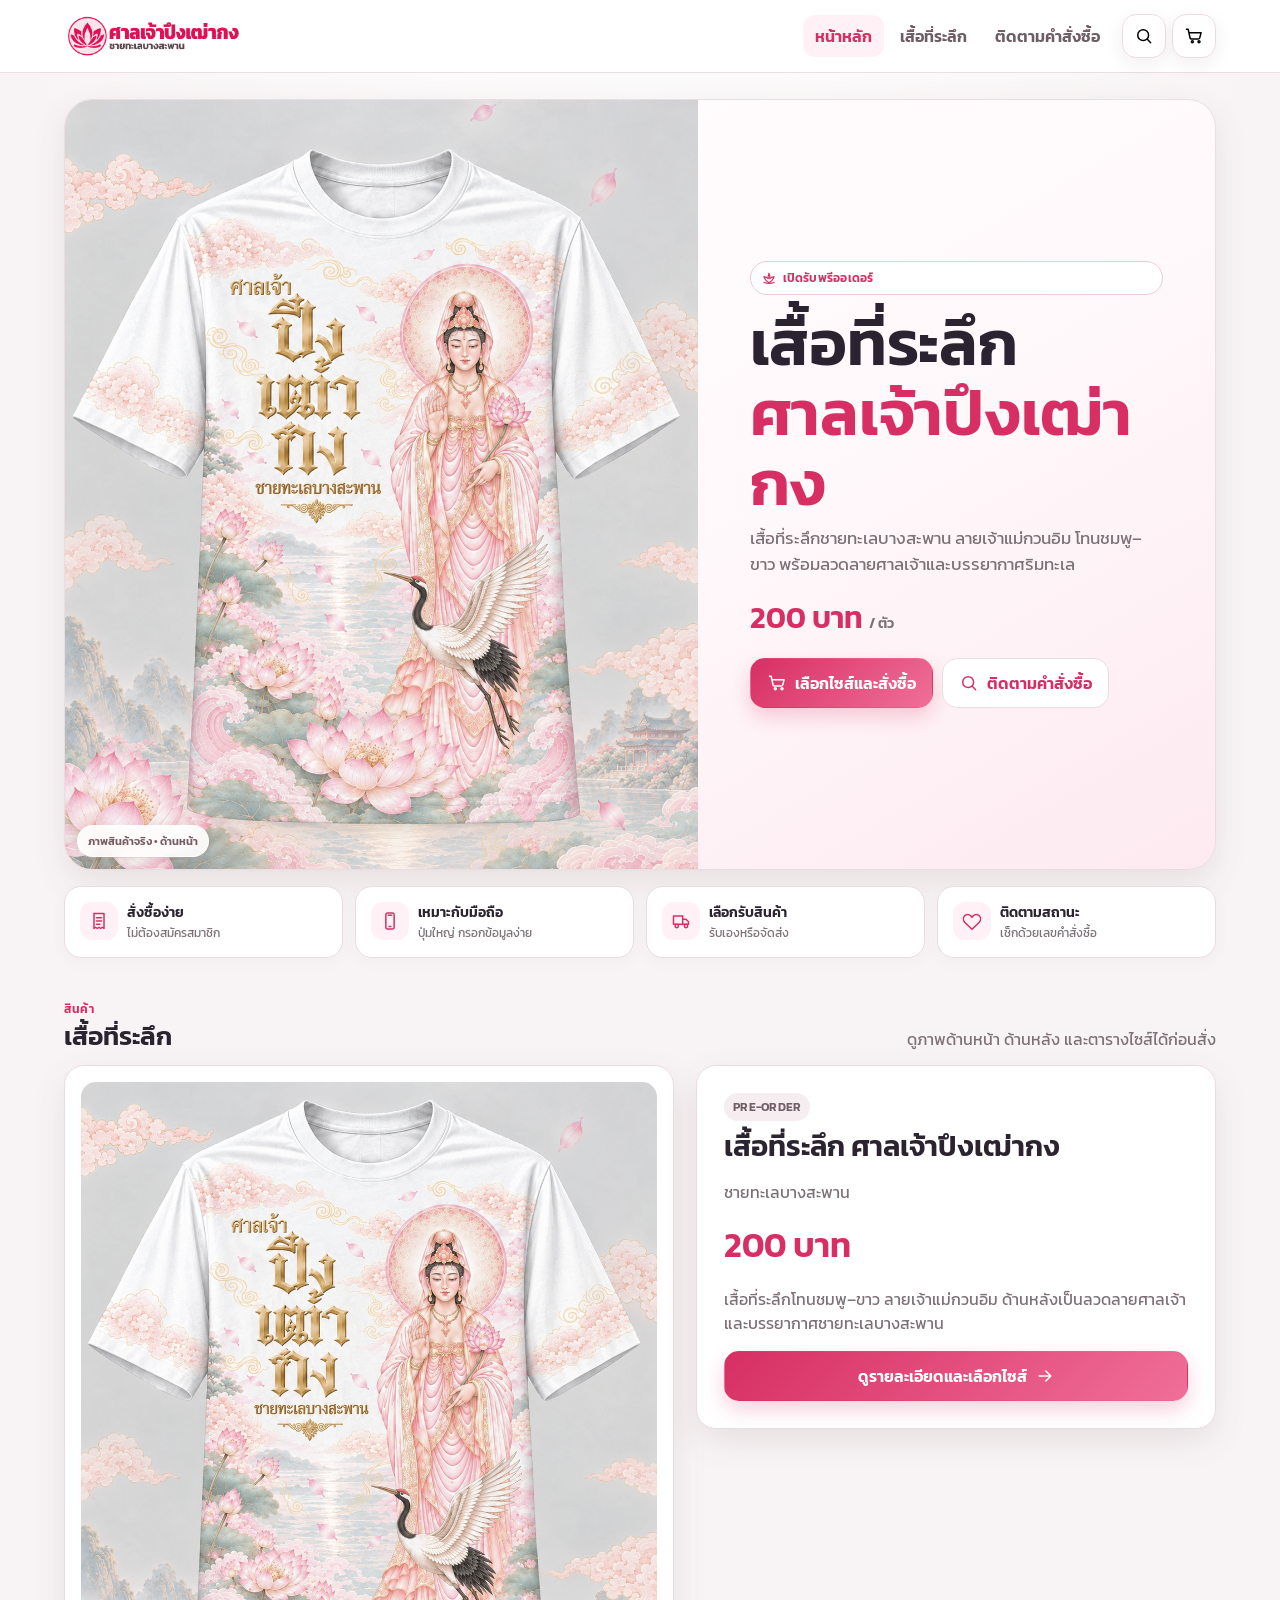
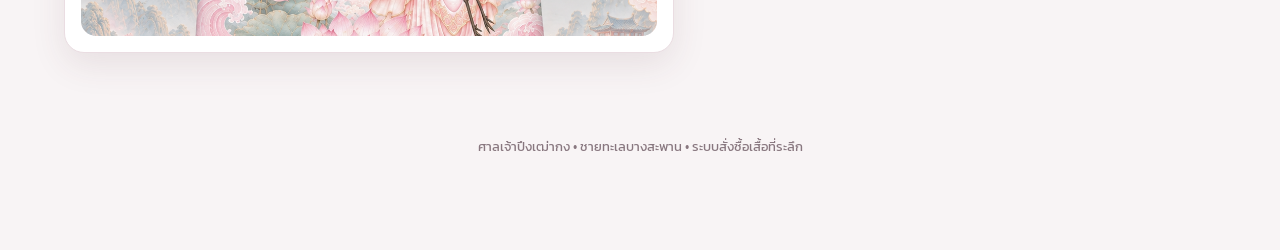
<file: index.html>
<!doctype html>
<html lang="th">
<head>
  <meta charset="utf-8" />
  <meta name="viewport" content="width=device-width,initial-scale=1,viewport-fit=cover" />
  <meta name="theme-color" content="#d72f63" />
  <meta name="description" content="ศาลเจ้าปึงเฒ่ากง ชายทะเลบางสะพาน — เสื้อที่ระลึก พร้อมระบบสั่งซื้อ ชำระเงิน และติดตามสถานะ" />
  <title>ศาลเจ้าปึงเฒ่ากง | เสื้อที่ระลึก</title>
  <link rel="preconnect" href="https://fonts.googleapis.com">
  <link rel="preconnect" href="https://fonts.gstatic.com" crossorigin>
  <link href="https://fonts.googleapis.com/css2?family=Kanit:wght@300;400;500;600;700&display=swap" rel="stylesheet">
  <link rel="stylesheet" href="./styles.css" />
</head>
<body>
<svg class="icon-sprite" aria-hidden="true">
  <symbol id="i-search" viewBox="0 0 24 24"><circle cx="11" cy="11" r="6.5"/><path d="m16 16 4 4"/></symbol>
  <symbol id="i-cart" viewBox="0 0 24 24"><path d="M3 4h2l2.2 10.1a2 2 0 0 0 2 1.6h7.7a2 2 0 0 0 2-1.5L20.5 8H6.1"/><circle cx="10" cy="19" r="1.2"/><circle cx="18" cy="19" r="1.2"/></symbol>
  <symbol id="i-lotus" viewBox="0 0 24 24"><path d="M12 19c-3.8-2.4-6.6-5.4-7.6-9.2 2.8.2 5 1.3 6.4 3.3-.2-3.3.2-6.1 1.2-8.3 1 2.2 1.4 5 1.2 8.3 1.4-2 3.6-3.1 6.4-3.3-1 3.8-3.8 6.8-7.6 9.2Z"/><path d="M4.5 18.7c4.8 1.6 10.2 1.6 15 0"/></symbol>
  <symbol id="i-receipt" viewBox="0 0 24 24"><path d="M6 3h12v18l-2-1.5-2 1.5-2-1.5-2 1.5-2-1.5L6 21V3Z"/><path d="M9 8h6M9 12h6M9 16h4"/></symbol>
  <symbol id="i-phone" viewBox="0 0 24 24"><rect x="7" y="2.5" width="10" height="19" rx="2"/><path d="M10 5h4M11 18.5h2"/></symbol>
  <symbol id="i-truck" viewBox="0 0 24 24"><path d="M3 6h11v10H3zM14 10h4l3 3v3h-7z"/><circle cx="7" cy="18" r="2"/><circle cx="18" cy="18" r="2"/></symbol>
  <symbol id="i-heart" viewBox="0 0 24 24"><path d="M20.8 5.8c-2-2.1-5.2-2.1-7.2 0L12 7.5l-1.6-1.7c-2-2.1-5.2-2.1-7.2 0-2 2.1-2 5.5 0 7.6L12 22l8.8-8.6c2-2.1 2-5.5 0-7.6Z"/></symbol>
  <symbol id="i-image" viewBox="0 0 24 24"><rect x="3" y="4" width="18" height="16" rx="2"/><circle cx="9" cy="10" r="2"/><path d="m4.5 18 5-5 3.5 3 2.5-2.5 4 4.5"/></symbol>
  <symbol id="i-download" viewBox="0 0 24 24"><path d="M12 3v12"/><path d="m7 10 5 5 5-5"/><path d="M5 20h14"/></symbol>
  <symbol id="i-printer" viewBox="0 0 24 24"><path d="M7 8V3h10v5M7 17H5a2 2 0 0 1-2-2v-5a2 2 0 0 1 2-2h14a2 2 0 0 1 2 2v5a2 2 0 0 1-2 2h-2"/><path d="M7 14h10v7H7z"/><path d="M17 11h.01"/></symbol>
  <symbol id="i-info" viewBox="0 0 24 24"><circle cx="12" cy="12" r="9"/><path d="M12 10v6M12 7h.01"/></symbol>
  <symbol id="i-home" viewBox="0 0 24 24"><path d="m3 11 9-8 9 8"/><path d="M5 10v11h14V10M9 21v-6h6v6"/></symbol>
  <symbol id="i-shirt" viewBox="0 0 24 24"><path d="m8 4-5 3 2 5 3-1v10h8V11l3 1 2-5-5-3c-.8 1.3-2.2 2-4 2S8.8 5.3 8 4Z"/></symbol>
  <symbol id="i-pin" viewBox="0 0 24 24"><path d="M20 10c0 5-8 12-8 12S4 15 4 10a8 8 0 1 1 16 0Z"/><circle cx="12" cy="10" r="2.5"/></symbol>
  <symbol id="i-package" viewBox="0 0 24 24"><path d="m4 7 8-4 8 4-8 4-8-4Z"/><path d="M4 7v10l8 4 8-4V7M12 11v10"/></symbol>
  <symbol id="i-store" viewBox="0 0 24 24"><path d="M4 9h16l-1-5H5L4 9Z"/><path d="M5 9v11h14V9M9 20v-6h6v6"/><path d="M4 9c0 2 3 2 4 0 0 2 3 2 4 0 0 2 3 2 4 0 0 2 3 2 4 0"/></symbol>
  <symbol id="i-check" viewBox="0 0 24 24"><path d="m5 12 4 4L19 6"/></symbol>
  <symbol id="i-arrow-left" viewBox="0 0 24 24"><path d="M19 12H5M11 6l-6 6 6 6"/></symbol>
  <symbol id="i-arrow-right" viewBox="0 0 24 24"><path d="M5 12h14M13 6l6 6-6 6"/></symbol>
  <symbol id="i-refresh" viewBox="0 0 24 24"><path d="M20 7v5h-5"/><path d="M18.5 16a8 8 0 1 1 .7-8.7L20 12"/></symbol>
</svg>

<header class="topbar">
  <div class="shell nav">
    <a class="brand" href="#home" data-route="home" aria-label="ศาลเจ้าปึงเฒ่ากง หน้าหลัก">
      <img class="brand-logo" src="./assets/logo.png" alt="ศาลเจ้าปึงเฒ่ากง ชายทะเลบางสะพาน" />
    </a>
    <nav class="desktop-links" aria-label="เมนูหลัก">
      <button data-route="home">หน้าหลัก</button>
      <button data-route="product">เสื้อที่ระลึก</button>
      <button data-route="track">ติดตามคำสั่งซื้อ</button>
    </nav>
    <div class="nav-actions">
      <button class="icon-btn" title="ติดตามคำสั่งซื้อ" aria-label="ติดตามคำสั่งซื้อ" data-route="track"><svg class="icon"><use href="#i-search"></use></svg></button>
      <button class="icon-btn" title="ตะกร้าสินค้า" aria-label="ตะกร้าสินค้า" data-route="cart"><svg class="icon"><use href="#i-cart"></use></svg><span id="cartBadge" class="badge">0</span></button>
    </div>
  </div>
</header>

<main class="shell">
  <section id="homeView" class="view active">
    <div class="hero">
      <div class="hero-visual">
        <img src="./assets/shirt-front.webp" alt="เสื้อที่ระลึกศาลเจ้าปึงเฒ่ากง ด้านหน้า" fetchpriority="high" />
        <span class="hero-photo-label">ภาพสินค้าจริง • ด้านหน้า</span>
      </div>
      <div class="hero-copy">
        <span class="eyebrow"><svg class="icon icon-sm"><use href="#i-lotus"></use></svg> เปิดรับพรีออเดอร์</span>
        <h1>เสื้อที่ระลึก<br><span>ศาลเจ้าปึงเฒ่ากง</span></h1>
        <p>เสื้อที่ระลึกชายทะเลบางสะพาน ลายเจ้าแม่กวนอิม โทนชมพู–ขาว พร้อมลวดลายศาลเจ้าและบรรยากาศริมทะเล</p>
        <div class="price-chip"><span id="heroPrice">200</span> บาท <small>/ ตัว</small></div>
        <div class="cta-row">
          <button class="btn primary" data-route="product"><svg class="icon"><use href="#i-cart"></use></svg>เลือกไซส์และสั่งซื้อ</button>
          <button class="btn ghost" data-route="track"><svg class="icon"><use href="#i-search"></use></svg>ติดตามคำสั่งซื้อ</button>
        </div>
      </div>
    </div>

    <div class="benefits" aria-label="จุดเด่นของระบบสั่งซื้อ">
      <div class="benefit"><div class="benefit-icon"><svg class="icon"><use href="#i-receipt"></use></svg></div><div><b>สั่งซื้อง่าย</b><small>ไม่ต้องสมัครสมาชิก</small></div></div>
      <div class="benefit"><div class="benefit-icon"><svg class="icon"><use href="#i-phone"></use></svg></div><div><b>เหมาะกับมือถือ</b><small>ปุ่มใหญ่ กรอกข้อมูลง่าย</small></div></div>
      <div class="benefit"><div class="benefit-icon"><svg class="icon"><use href="#i-truck"></use></svg></div><div><b>เลือกรับสินค้า</b><small>รับเองหรือจัดส่ง</small></div></div>
      <div class="benefit"><div class="benefit-icon"><svg class="icon"><use href="#i-heart"></use></svg></div><div><b>ติดตามสถานะ</b><small>เช็กด้วยเลขคำสั่งซื้อ</small></div></div>
    </div>

    <div class="section-heading">
      <div><span class="section-kicker">สินค้า</span><h2 class="section-title">เสื้อที่ระลึก</h2></div>
      <span class="muted">ดูภาพด้านหน้า ด้านหลัง และตารางไซส์ได้ก่อนสั่ง</span>
    </div>
    <div class="product-layout">
      <div class="gallery"><div class="gallery-main"><img id="homeProductImg" src="./assets/shirt-front.webp" alt="เสื้อที่ระลึก" loading="lazy" /></div></div>
      <div class="product-panel home-product-panel">
        <span class="tag">PRE-ORDER</span>
        <h2 id="homeProductName">เสื้อที่ระลึก ศาลเจ้าปึงเฒ่ากง</h2>
        <p class="muted" id="homeProductSubtitle"></p>
        <div class="product-price"><span id="homeProductPrice">200</span> บาท</div>
        <p id="homeProductDescription" class="muted"></p>
        <button class="btn primary full" data-route="product">ดูรายละเอียดและเลือกไซส์ <svg class="icon"><use href="#i-arrow-right"></use></svg></button>
      </div>
    </div>
  </section>

  <section id="productView" class="view">
    <div class="page-head"><button class="back-btn" data-back aria-label="ย้อนกลับ"><svg class="icon"><use href="#i-arrow-left"></use></svg></button><div><span class="section-kicker">สินค้า</span><h1>เสื้อที่ระลึก</h1></div></div>
    <div class="product-layout">
      <div class="gallery"><div class="gallery-main"><img id="productMainImg" src="./assets/shirt-front.webp" alt="สินค้า" /></div><div id="thumbs" class="thumbs" aria-label="ภาพสินค้า"></div></div>
      <div class="product-panel">
        <span class="tag">PRE-ORDER</span><h2 id="productName"></h2><p class="muted" id="productSubtitle"></p><div class="product-price"><span id="productPrice"></span> บาท</div><div id="productPriceNote" class="product-price-note">ราคาปกติ 200 บาท/ตัว • 6XL ขึ้นไป +50 บาท/ตัว</div><p class="muted" id="productDescription"></p>
        <div class="label">เลือกขนาด</div><div id="sizeGrid" class="size-grid"></div>
        <div class="size-help"><b>ขนาดไซส์เด็ก</b> : BS รอบอก 24″ / ยาว 16″ • BM รอบอก 26″ / ยาว 17″ • BL รอบอก 28″ / ยาว 18″ • BXL รอบอก 30″ / ยาว 19″ <br>

<b>ขนาดไซส์ปกติ</b>: XXS รอบอก 32″ / ยาว 22″ • XS 34″ / 24″ • S 36″ / 25″ • M 38″ / 26″ • L 40″ / 27″ • XL 42″ / 28″ • 2XL 44″ / 29″ • 3XL 46″ / 30″ • 4XL 48″ / 32″ • 5XL 50″ / 33″ • 6XL 52″ / 34″ • 7XL 54″ / 35″<br><b>ไซส์พิเศษ 6XL ขึ้นไป เพิ่ม 50 บาท/ตัว</b></div>
        <div class="label">จำนวน</div><div class="qty"><button id="qtyMinus" aria-label="ลดจำนวน">−</button><span id="qtyValue">1</span><button id="qtyPlus" aria-label="เพิ่มจำนวน">+</button></div>
        <div class="notice with-icon"><svg class="icon notice-icon"><use href="#i-truck"></use></svg><span>ค่าจัดส่ง 50 บาทต่อคำสั่งซื้อ หรือเลือกรับด้วยตัวเองได้ฟรี</span></div>
        <button id="addToCart" class="btn primary full"><svg class="icon"><use href="#i-cart"></use></svg>เพิ่มลงตะกร้า</button>
      </div>
    </div>
  </section>

  <section id="cartView" class="view">
    <div class="page-head"><button class="back-btn" data-back aria-label="ย้อนกลับ"><svg class="icon"><use href="#i-arrow-left"></use></svg></button><h1>ตะกร้าสินค้า</h1></div>
    <div class="cart-layout"><div id="cartItems" class="panel"></div><aside class="panel summary-panel"><h2>สรุปคำสั่งซื้อ</h2><div class="summary-row"><span>ยอดสินค้า</span><b id="cartSubtotal">0 บาท</b></div><div class="summary-row"><span>ค่าจัดส่ง</span><span>คำนวณในขั้นตอนถัดไป</span></div><div class="summary-row total"><span>รวมเบื้องต้น</span><span id="cartTotal">0 บาท</span></div><button id="checkoutBtn" class="btn primary full">ไปยังข้อมูลผู้สั่งซื้อ <svg class="icon"><use href="#i-arrow-right"></use></svg></button></aside></div>
  </section>

  <section id="checkoutView" class="view">
    <div class="page-head"><button class="back-btn" data-back aria-label="ย้อนกลับ"><svg class="icon"><use href="#i-arrow-left"></use></svg></button><h1>ข้อมูลผู้สั่งซื้อ</h1></div>
    <div class="steps"><div class="step active"><div class="num">1</div><span>ข้อมูลผู้สั่งซื้อ</span></div><div class="step"><div class="num">2</div><span>ชำระเงิน</span></div><div class="step"><div class="num">3</div><span>ยืนยันคำสั่งซื้อ</span></div></div>
    <form id="checkoutForm" class="checkout-grid">
      <div class="panel"><h2>ข้อมูลสำหรับติดต่อ</h2><div class="form-grid">
        <div class="field full"><label>ชื่อ - นามสกุล <span class="required">*</span></label><input name="name" autocomplete="name" required placeholder="เช่น นายสมชาย ใจดี" /></div>
        <div class="field full"><label>เบอร์โทรศัพท์ <span class="required">*</span></label><input name="phone" inputmode="tel" autocomplete="tel" required pattern="[0-9+ -]{9,15}" placeholder="เช่น 0812345678" /></div>
      </div><h2>เลือกวิธีรับสินค้า</h2><div id="shippingChoices" class="ship-cards"></div><div id="addressFields" class="form-grid address-fields"></div></div>
      <aside class="panel summary-panel"><h2>สรุปยอด</h2><div id="checkoutItems"></div><div class="summary-row"><span>ยอดสินค้า</span><b id="checkoutSubtotal"></b></div><div class="summary-row"><span>ค่าจัดส่ง</span><b id="checkoutShipping"></b></div><div class="summary-row total"><span>รวมทั้งหมด</span><span id="checkoutTotal"></span></div><button class="btn primary full" type="submit">ไปยังขั้นตอนชำระเงิน <svg class="icon"><use href="#i-arrow-right"></use></svg></button></aside>
    </form>
  </section>

  <section id="paymentView" class="view">
    <div class="page-head"><button class="back-btn" data-back aria-label="ย้อนกลับ"><svg class="icon"><use href="#i-arrow-left"></use></svg></button><h1>ชำระเงิน</h1></div>
    <div class="steps"><div class="step done"><div class="num"><svg class="icon icon-step"><use href="#i-check"></use></svg></div><span>ข้อมูลผู้สั่งซื้อ</span></div><div class="step active"><div class="num">2</div><span>ชำระเงิน</span></div><div class="step"><div class="num">3</div><span>ยืนยันคำสั่งซื้อ</span></div></div>
    <div class="panel payment-card">
      <h2>สแกน QR เพื่อชำระเงิน</h2>
      <p class="muted">QR จะสร้างจากยอดรวมของคำสั่งซื้อนี้โดยอัตโนมัติ กรุณาตรวจสอบยอดในแอปธนาคารก่อนยืนยันการโอน</p>
      <div id="paymentQrWrap" class="promptpay-wrap" aria-live="polite">
        <div id="paymentQr" class="promptpay-qr" role="img" aria-label="PromptPay QR Code"></div>
        <div id="paymentQrError" class="notice promptpay-error" hidden></div>
      </div>
      <div class="promptpay-meta">
        <div><span>พร้อมเพย์</span><b id="promptPayDisplay">ยังไม่ได้ตั้งค่า</b></div>
        <div><span>ยอดใน QR</span><b id="qrAmount">0.00 บาท</b></div>
      </div>
      <button id="downloadQrBtn" class="btn ghost full" type="button"><svg class="icon"><use href="#i-download"></use></svg>บันทึก QR ลงเครื่อง</button>
      <div class="bank-box payment-account"><div class="order-kv"><span>ชื่อบัญชี</span><b id="bankAccountName"></b></div><div class="order-kv"><span>เลขพร้อมเพย์</span><b id="bankAccountNumber"></b></div></div>
      <div class="summary-row total"><span>ยอดที่ต้องชำระ</span><span id="paymentTotal"></span></div>
      <button id="createOrderBtn" class="btn primary full">ชำระแล้ว — ไปแนบสลิป <svg class="icon"><use href="#i-arrow-right"></use></svg></button>
    </div>
  </section>

  <section id="slipView" class="view">
    <div class="page-head"><button class="back-btn" data-back aria-label="ย้อนกลับ"><svg class="icon"><use href="#i-arrow-left"></use></svg></button><h1>แนบสลิป</h1></div>
    <div class="steps"><div class="step done"><div class="num"><svg class="icon icon-step"><use href="#i-check"></use></svg></div><span>ข้อมูลผู้สั่งซื้อ</span></div><div class="step done"><div class="num"><svg class="icon icon-step"><use href="#i-check"></use></svg></div><span>ชำระเงิน</span></div><div class="step active"><div class="num">3</div><span>ยืนยันคำสั่งซื้อ</span></div></div>
    <div class="panel payment-card"><h2>แนบสลิปการชำระเงิน</h2><p class="muted">รองรับ JPG, PNG หรือ WEBP ขนาดไม่เกิน 8 MB</p><label id="dropzone" class="upload"><input id="slipInput" type="file" accept="image/jpeg,image/png,image/webp" hidden /><div class="upload-icon"><svg class="icon icon-xl"><use href="#i-image"></use></svg></div><b>แตะเพื่อเลือกไฟล์ หรือวางรูปสลิปที่นี่</b><p class="muted">แนบรูปสลิปอย่างเดียว เจ้าหน้าที่จะตรวจสอบการชำระเงินให้ภายหลัง</p></label><img id="slipPreview" class="upload-preview" hidden alt="ตัวอย่างสลิป" /><button id="submitSlipBtn" class="btn primary full slip-submit">ส่งสลิปให้เจ้าหน้าที่ตรวจสอบ</button></div>
  </section>

  <section id="successView" class="view"><div class="panel success"><div class="success-icon"><svg class="icon"><use href="#i-check"></use></svg></div><h1>ส่งสลิปสำเร็จ</h1><p class="muted">ระบบได้รับคำสั่งซื้อและสลิปแล้ว เจ้าหน้าที่ศาลเจ้าจะตรวจสอบสลิปและกดยืนยันการชำระเงินด้วยตนเอง</p><div class="bank-box"><div class="order-kv"><span>เลขที่คำสั่งซื้อ</span><b id="successOrderNo"></b></div><div class="order-kv"><span>ยอดรวม</span><b id="successTotal"></b></div><div class="order-kv"><span>สถานะ</span><b>รอตรวจสอบการชำระเงิน</b></div></div><div class="cta-row success-actions"><button class="btn primary" id="viewReceiptBtn"><svg class="icon"><use href="#i-receipt"></use></svg>ดูสรุปคำสั่งซื้อ</button><button class="btn ghost" data-route="track"><svg class="icon"><use href="#i-search"></use></svg>ติดตามสถานะ</button><button class="btn ghost" data-route="home">กลับหน้าหลัก</button></div></div></section>

  <section id="trackView" class="view"><div class="page-head"><button class="back-btn" data-back aria-label="ย้อนกลับ"><svg class="icon"><use href="#i-arrow-left"></use></svg></button><h1>ติดตามสถานะคำสั่งซื้อ</h1></div><div class="panel"><p class="muted">ค้นหาได้จาก <b>เลขออเดอร์</b> หรือ <b>ชื่อผู้จอง</b></p><form id="trackForm" class="search-box"><input id="trackQuery" required autocomplete="off" placeholder="เลขออเดอร์ หรือชื่อผู้จอง" aria-label="เลขออเดอร์หรือชื่อผู้จอง" /><button class="btn primary" type="submit"><svg class="icon"><use href="#i-search"></use></svg>ค้นหา</button></form><div id="trackResult" class="lookup-result"></div></div></section>

  <section id="receiptView" class="view"><div class="page-head no-print"><button class="back-btn" data-back aria-label="ย้อนกลับ"><svg class="icon"><use href="#i-arrow-left"></use></svg></button><h1>ใบเสร็จรับเงิน</h1></div><div id="receipt" class="receipt"></div><div class="cta-row no-print receipt-actions"><button class="btn primary" onclick="window.print()"><svg class="icon"><use href="#i-printer"></use></svg>พิมพ์ / บันทึกเป็น PDF</button><button class="btn ghost" data-route="track">ติดตามสถานะ</button></div></section>

  <footer class="footer">ศาลเจ้าปึงเฒ่ากง • ชายทะเลบางสะพาน • ระบบสั่งซื้อเสื้อที่ระลึก</footer>
</main>

<nav class="mobile-nav" aria-label="เมนูด้านล่าง">
  <button data-route="home"><svg class="icon"><use href="#i-home"></use></svg><span>หน้าหลัก</span></button>
  <button data-route="product"><svg class="icon"><use href="#i-shirt"></use></svg><span>สินค้า</span></button>
  <button data-route="cart"><svg class="icon"><use href="#i-cart"></use></svg><span>ตะกร้า</span></button>
  <button data-route="track"><svg class="icon"><use href="#i-search"></use></svg><span>ติดตาม</span></button>
</nav>
<div id="toast" class="toast" role="status" aria-live="polite"></div>
<script src="./config.js" defer></script>
<script src="./sheet-api.js" defer></script>
<script src="./assets/js/qrcode-core.js" defer></script>
<script src="./app.js" defer></script>
</body>
</html>
</file>
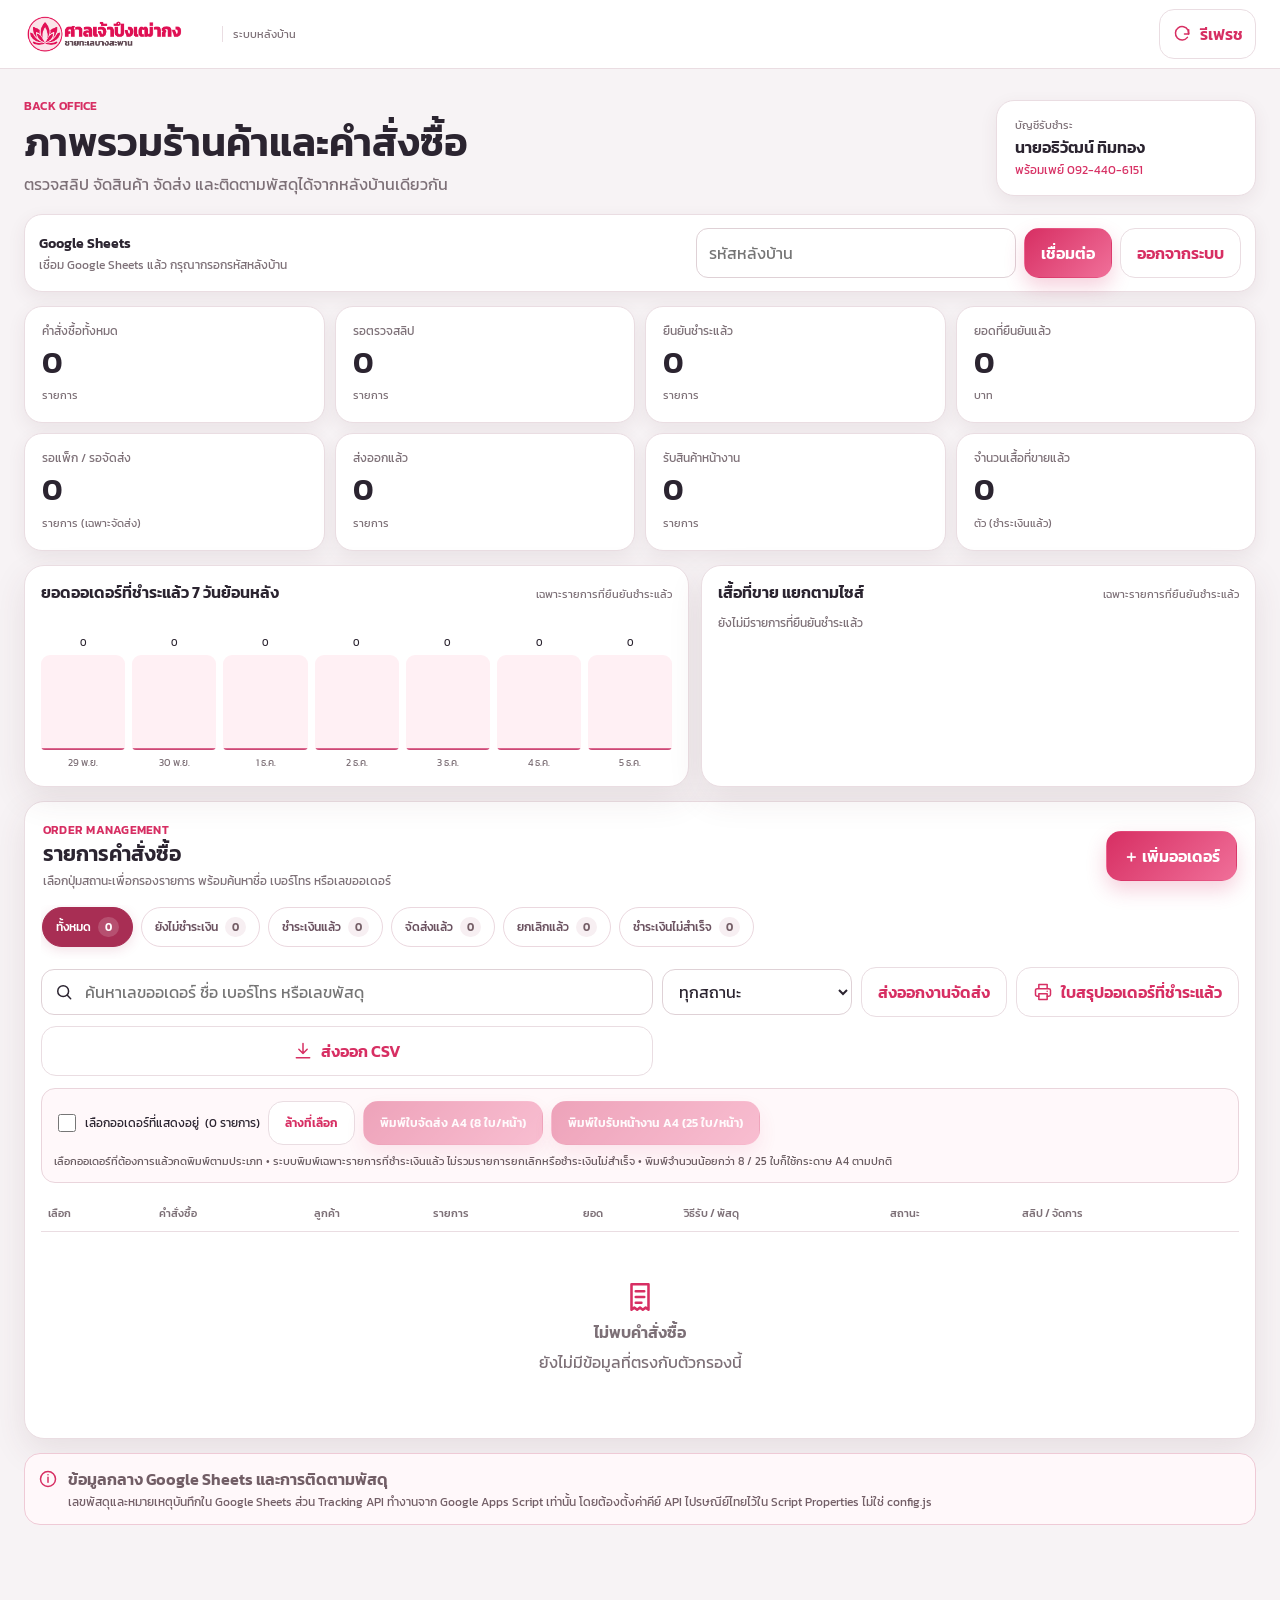
<file: admin.html>
<!doctype html>
<html lang="th">
<head>
  <meta charset="utf-8" />
  <meta name="viewport" content="width=device-width,initial-scale=1,viewport-fit=cover" />
  <meta name="theme-color" content="#d72f63" />
  <meta name="robots" content="noindex,nofollow,noarchive" />
  <title>ระบบหลังบ้าน | ศาลเจ้าปึงเฒ่ากง</title>
  <link rel="preconnect" href="https://fonts.googleapis.com">
  <link rel="preconnect" href="https://fonts.gstatic.com" crossorigin>
  <link href="https://fonts.googleapis.com/css2?family=Kanit:wght@300;400;500;600&display=swap" rel="stylesheet">
  <link rel="stylesheet" href="./styles.css" />
  <link rel="stylesheet" href="./admin.css" />
</head>
<body class="admin-page">
<svg class="icon-sprite" aria-hidden="true">
  <symbol id="i-lotus" viewBox="0 0 24 24"><path d="M12 19c-3.8-2.4-6.6-5.4-7.6-9.2 2.8.2 5 1.3 6.4 3.3-.2-3.3.2-6.1 1.2-8.3 1 2.2 1.4 5 1.2 8.3 1.4-2 3.6-3.1 6.4-3.3-1 3.8-3.8 6.8-7.6 9.2Z"/><path d="M4.5 18.7c4.8 1.6 10.2 1.6 15 0"/></symbol>
  <symbol id="i-refresh" viewBox="0 0 24 24"><path d="M20 7v5h-5"/><path d="M18.5 16a8 8 0 1 1 .7-8.7L20 12"/></symbol>
  <symbol id="i-search" viewBox="0 0 24 24"><circle cx="11" cy="11" r="6.5"/><path d="m16 16 4 4"/></symbol>
  <symbol id="i-image" viewBox="0 0 24 24"><rect x="3" y="4" width="18" height="16" rx="2"/><circle cx="9" cy="10" r="2"/><path d="m4.5 18 5-5 3.5 3 2.5-2.5 4 4.5"/></symbol>
  <symbol id="i-check" viewBox="0 0 24 24"><path d="m5 12 4 4L19 6"/></symbol>
  <symbol id="i-download" viewBox="0 0 24 24"><path d="M12 3v12M7 10l5 5 5-5M4 20h16"/></symbol>
  <symbol id="i-printer" viewBox="0 0 24 24"><path d="M7 8V3h10v5M7 17H5a2 2 0 0 1-2-2v-5a2 2 0 0 1 2-2h14a2 2 0 0 1 2 2v5a2 2 0 0 1-2 2h-2"/><path d="M7 14h10v7H7z"/><path d="M17 11h.01"/></symbol>
  <symbol id="i-copy" viewBox="0 0 24 24"><rect x="8" y="8" width="11" height="11" rx="2"/><path d="M16 8V6a2 2 0 0 0-2-2H6a2 2 0 0 0-2 2v8a2 2 0 0 0 2 2h2"/></symbol>
  <symbol id="i-info" viewBox="0 0 24 24"><circle cx="12" cy="12" r="9"/><path d="M12 10v6M12 7h.01"/></symbol>
  <symbol id="i-package" viewBox="0 0 24 24"><path d="m4 7 8-4 8 4-8 4-8-4Z"/><path d="M4 7v10l8 4 8-4V7M12 11v10"/></symbol>
  <symbol id="i-receipt" viewBox="0 0 24 24"><path d="M6 3h12v18l-2-1.5-2 1.5-2-1.5-2 1.5-2-1.5L6 21V3Z"/><path d="M9 8h6M9 12h6M9 16h4"/></symbol>
  <symbol id="i-x" viewBox="0 0 24 24"><path d="M6 6l12 12M18 6 6 18"/></symbol>
</svg>

<header class="admin-topbar">
  <div class="admin-shell admin-nav">
    <div class="admin-brand" aria-label="ศาลเจ้าปึงเฒ่ากง ระบบหลังบ้าน">
      <img class="admin-brand-logo" src="./assets/logo.png" alt="ศาลเจ้าปึงเฒ่ากง ชายทะเลบางสะพาน" />
      <span class="admin-brand-label">ระบบหลังบ้าน</span>
    </div>
    <button id="refreshBtn" class="btn ghost admin-refresh" type="button"><svg class="icon"><use href="#i-refresh"></use></svg><span>รีเฟรช</span></button>
  </div>
</header>

<main class="admin-shell admin-main">
  <section class="admin-heading">
    <div>
      <span class="section-kicker">BACK OFFICE</span>
      <h1>ภาพรวมร้านค้าและคำสั่งซื้อ</h1>
      <p>ตรวจสลิป จัดสินค้า จัดส่ง และติดตามพัสดุได้จากหลังบ้านเดียวกัน</p>
    </div>
    <div class="admin-account-card">
      <span>บัญชีรับชำระ</span>
      <strong>นายอธิวัฒน์ ทิมทอง</strong>
      <small>พร้อมเพย์ 092-440-6151</small>
    </div>
  </section>

  <section id="sheetConnection" class="sheet-connection">
    <div class="sheet-connection-copy"><b>Google Sheets</b><span id="sheetConnectionStatus">กำลังตรวจสอบการเชื่อมต่อ</span></div>
    <div id="adminAuthControls" class="admin-auth-controls">
      <input id="adminTokenInput" type="password" inputmode="text" autocomplete="current-password" placeholder="รหัสหลังบ้าน" aria-label="รหัสหลังบ้าน" />
      <button id="connectAdminBtn" class="btn primary" type="button">เชื่อมต่อ</button>
      <button id="forgetAdminBtn" class="btn ghost" type="button" hidden>ออกจากระบบ</button>
    </div>
  </section>

  <section class="stats-grid" aria-label="สรุปคำสั่งซื้อ">
    <article class="stat-card"><span>คำสั่งซื้อทั้งหมด</span><strong id="statAll">0</strong><small>รายการ</small></article>
    <article class="stat-card"><span>รอตรวจสลิป</span><strong id="statReview">0</strong><small>รายการ</small></article>
    <article class="stat-card"><span>ยืนยันชำระแล้ว</span><strong id="statPaid">0</strong><small>รายการ</small></article>
    <article class="stat-card"><span>ยอดที่ยืนยันแล้ว</span><strong id="statRevenue">0</strong><small>บาท</small></article>
    <article class="stat-card"><span>รอแพ็ก / รอจัดส่ง</span><strong id="statToShip">0</strong><small>รายการ (เฉพาะจัดส่ง)</small></article>
    <article class="stat-card"><span>ส่งออกแล้ว</span><strong id="statShipped">0</strong><small>รายการ</small></article>
    <article class="stat-card"><span>รับสินค้าหน้างาน</span><strong id="statPickup">0</strong><small>รายการ</small></article>
    <article class="stat-card"><span>จำนวนเสื้อที่ขายแล้ว</span><strong id="statShirts">0</strong><small>ตัว (ชำระเงินแล้ว)</small></article>
  </section>

  <section class="admin-insights" aria-label="ภาพรวมยอดขายและไซส์เสื้อ">
    <div class="admin-panel insight-panel">
      <div class="insight-head"><h2>ยอดออเดอร์ที่ชำระแล้ว 7 วันย้อนหลัง</h2><span id="salesPeriodLabel">เฉพาะรายการที่ยืนยันชำระแล้ว</span></div>
      <div id="salesChart" class="sales-chart" role="img" aria-label="กราฟยอดออเดอร์ที่ชำระแล้ว 7 วันย้อนหลัง"></div>
    </div>
    <div class="admin-panel insight-panel">
      <div class="insight-head"><h2>เสื้อที่ขาย แยกตามไซส์</h2><span>เฉพาะรายการที่ยืนยันชำระแล้ว</span></div>
      <div id="sizeBreakdown" class="size-breakdown"></div>
    </div>
  </section>

  <section class="admin-panel">
    <div class="order-panel-head"><div><span class="section-kicker">ORDER MANAGEMENT</span><h2>รายการคำสั่งซื้อ</h2><p>เลือกปุ่มสถานะเพื่อกรองรายการ พร้อมค้นหาชื่อ เบอร์โทร หรือเลขออเดอร์</p></div><button id="newOrderBtn" class="btn primary" type="button">＋ เพิ่มออเดอร์</button></div>
    <nav id="orderStatusTabs" class="order-status-tabs" aria-label="กรองสถานะคำสั่งซื้อ"></nav>
    <div class="toolbar">
      <label class="admin-search"><svg class="icon"><use href="#i-search"></use></svg><input id="searchInput" type="search" placeholder="ค้นหาเลขออเดอร์ ชื่อ เบอร์โทร หรือเลขพัสดุ" autocomplete="off"></label>
      <select id="statusFilter" aria-label="กรองตามสถานะ">
        <option value="all">ทุกสถานะ</option>
        <option value="pending_payment">รอชำระเงิน</option>
        <option value="to_ship">รอจัดส่ง (ชำระเงินแล้ว)</option>
        <option value="shipping">ออเดอร์จัดส่งทั้งหมด</option>
        <option value="payment_review">รอตรวจสอบสลิป</option>
        <option value="payment_rejected">สลิปไม่ผ่าน</option>
        <option value="paid">ยืนยันชำระแล้ว</option>
        <option value="packing">กำลังจัดสินค้า</option>
        <option value="shipped">จัดส่งแล้ว</option>
        <option value="ready_pickup">พร้อมรับสินค้า</option>
        <option value="completed">สำเร็จ</option>
        <option value="cancelled">ยกเลิก</option>
      </select>
      <button id="shippingExportBtn" class="btn ghost" type="button">ส่งออกงานจัดส่ง</button>
      <button id="summaryBtn" class="btn ghost" type="button"><svg class="icon"><use href="#i-printer"></use></svg>ใบสรุปออเดอร์ที่ชำระแล้ว</button>
      <button id="exportBtn" class="btn ghost" type="button"><svg class="icon"><use href="#i-download"></use></svg>ส่งออก CSV</button>
    </div>

    <div class="label-batch-tools" aria-label="เลือกออเดอร์และพิมพ์ใบแปะหน้าซองบน A4">
      <label class="batch-select-all"><input type="checkbox" id="selectVisibleOrders"> เลือกออเดอร์ที่แสดงอยู่ <span id="selectedOrderCount">(0 รายการ)</span></label>
      <button type="button" class="btn ghost" id="clearSelectedOrders">ล้างที่เลือก</button>
      <button type="button" class="btn primary" id="printSelectedShipping">พิมพ์ใบจัดส่ง A4 (8 ใบ/หน้า)</button>
      <button type="button" class="btn primary" id="printSelectedPickup">พิมพ์ใบรับหน้างาน A4 (25 ใบ/หน้า)</button>
      <p>เลือกออเดอร์ที่ต้องการแล้วกดพิมพ์ตามประเภท • ระบบพิมพ์เฉพาะรายการที่ชำระเงินแล้ว ไม่รวมรายการยกเลิกหรือชำระเงินไม่สำเร็จ • พิมพ์จำนวนน้อยกว่า 8 / 25 ใบก็ใช้กระดาษ A4 ตามปกติ</p>
    </div>
    <div id="desktopOrders" class="table-scroll admin-desktop-table">
      <table class="admin-table admin-payment-table">
        <thead><tr><th aria-label="เลือกออเดอร์">เลือก</th><th>คำสั่งซื้อ</th><th>ลูกค้า</th><th>รายการ</th><th>ยอด</th><th>วิธีรับ / พัสดุ</th><th>สถานะ</th><th>สลิป / จัดการ</th></tr></thead>
        <tbody id="adminOrders"></tbody>
      </table>
    </div>
    <div id="mobileOrders" class="admin-order-cards"></div>
    <div id="emptyState" class="admin-empty" hidden><svg class="icon"><use href="#i-receipt"></use></svg><strong>ไม่พบคำสั่งซื้อ</strong><span>ยังไม่มีข้อมูลที่ตรงกับตัวกรองนี้</span></div>
  </section>

  <section class="admin-note"><svg class="icon"><use href="#i-info"></use></svg><div><b>ข้อมูลกลาง Google Sheets และการติดตามพัสดุ</b><span>เลขพัสดุและหมายเหตุบันทึกใน Google Sheets ส่วน Tracking API ทำงานจาก Google Apps Script เท่านั้น โดยต้องตั้งค่าคีย์ API ไปรษณีย์ไทยไว้ใน Script Properties ไม่ใช่ config.js</span></div></section>
</main>

<dialog id="orderDialog" class="admin-dialog">
  <div class="dialog-head"><div><span class="section-kicker">ORDER DETAIL</span><h2 id="dialogTitle">รายละเอียดคำสั่งซื้อ</h2></div><button id="closeDialog" class="dialog-close" aria-label="ปิด"><svg class="icon"><use href="#i-x"></use></svg></button></div>
  <div id="dialogBody"></div>
</dialog>

<dialog id="manualOrderDialog" class="admin-dialog manual-order-dialog">
  <div class="dialog-head"><div><span class="section-kicker">NEW ORDER</span><h2 id="manualOrderTitle">เพิ่มคำสั่งซื้อจากช่องทางอื่น</h2></div><button id="closeManualOrder" class="dialog-close" type="button" aria-label="ปิด"><svg class="icon"><use href="#i-x"></use></svg></button></div>
  <form id="manualOrderForm" class="manual-order-form">
    <div class="manual-grid"><label>ชื่อผู้รับ / ผู้สั่ง <b>*</b><input name="name" maxlength="150" required autocomplete="name" placeholder="ชื่อ - นามสกุล"></label><label>เบอร์โทร <b>*</b><input name="phone" type="tel" maxlength="30" required autocomplete="tel" placeholder="08x-xxx-xxxx"></label></div>
    <div class="manual-grid"><label>ช่องทางการสั่งซื้อ <select name="orderSource"><option value="phone">โทรศัพท์</option><option value="facebook">Facebook / Messenger</option><option value="line">LINE</option><option value="store">หน้าร้าน</option><option value="other">ช่องทางอื่น</option></select></label><label>วิธีรับสินค้า <select name="shipping" id="manualShipping"><option value="pickup">รับเอง</option><option value="shipping">จัดส่ง</option></select></label></div>
    <fieldset id="manualAddressFields" class="manual-address" hidden><legend>ที่อยู่ปลายทางสำหรับจัดส่ง</legend><label>บ้านเลขที่ อาคาร หมู่ ซอย ถนน <b>*</b><textarea name="address" maxlength="500" rows="2" placeholder="บ้านเลขที่ / อาคาร / หมู่ / ซอย / ถนน"></textarea></label><div class="manual-grid"><label>ตำบล / แขวง <b>*</b><input name="subdistrict" maxlength="100"></label><label>อำเภอ / เขต <b>*</b><input name="district" maxlength="100"></label><label>จังหวัด <b>*</b><input name="province" maxlength="100"></label><label>รหัสไปรษณีย์ <b>*</b><input name="postalCode" inputmode="numeric" pattern="[0-9]{5}" maxlength="5"></label></div></fieldset>
    <fieldset class="manual-products"><legend>รายการเสื้อ</legend><div id="manualSizeRows" class="manual-size-rows"></div><button id="addManualSize" type="button" class="btn ghost">＋ เพิ่มไซส์</button></fieldset>
    <div class="manual-grid"><label>ค่าจัดส่ง (บาท)<input name="shippingFee" id="manualShippingFee" type="number" min="0" max="100000" step="1" value="0" required></label><label id="manualInitialStatus">สถานะเริ่มต้น<select name="status"><option value="pending_payment">ยังไม่ชำระเงิน</option><option value="paid">ชำระเงินแล้ว (ได้รับเงินจริงแล้ว)</option></select></label></div>
    <label>หมายเหตุภายใน<textarea name="adminNote" maxlength="500" rows="2" placeholder="เช่น ลูกค้าทัก LINE / นัดรับสินค้าวันเสาร์"></textarea></label>
    <div class="manual-order-total">ยอดรวม <strong id="manualOrderTotal">0 บาท</strong></div>
    <p id="manualEditHint" class="shipping-hint" hidden>กำลังแก้ไขออเดอร์เดิม: สถานะและหลักฐานการชำระเงินจะยังคงเดิม หากแก้ยอดออเดอร์ที่ชำระเงินแล้ว กรุณาตรวจสอบส่วนต่างและดำเนินการกับลูกค้าด้วยตนเอง</p><p class="shipping-hint">ระบบคิดราคาตามไซส์ที่ตั้งไว้ในร้าน (ไซส์ปกติ 200 บาท / 6XL–7XL 250 บาท) และบันทึกออเดอร์รวมกับรายการหน้าเว็บ</p>
    <div class="manual-form-actions"><button id="saveManualOrderBtn" type="submit" class="btn primary">บันทึกออเดอร์</button></div>
  </form>
</dialog>

<dialog id="labelDialog" class="admin-dialog label-dialog">
  <div class="dialog-head no-print"><div><span class="section-kicker">PARCEL LABEL</span><h2>ใบแปะหน้าซอง</h2></div><button id="closeLabelDialog" class="dialog-close" type="button" aria-label="ปิด"><svg class="icon"><use href="#i-x"></use></svg></button></div>
  <div id="parcelPrintArea" class="parcel-print-area"></div>
  <div class="label-actions no-print"><span id="labelPageDetails">พิมพ์บนกระดาษ A4 ขนาดจริง (100%) • ระบบเรียงใบแปะตามจำนวนออเดอร์โดยอัตโนมัติ</span><button id="printLabelBtn" class="btn primary" type="button"><svg class="icon"><use href="#i-printer"></use></svg>พิมพ์ใบแปะหน้าซอง</button></div>
</dialog>


<dialog id="summaryDialog" class="admin-dialog summary-dialog">
  <div class="dialog-head no-print"><div><span class="section-kicker">ORDER SUMMARY</span><h2>รวมออเดอร์สำหรับพิมพ์</h2></div><button id="closeSummaryDialog" class="dialog-close" aria-label="ปิด"><svg class="icon"><use href="#i-x"></use></svg></button></div>
  <div id="printOrderSummary" class="print-order-summary">
    <div class="summary-print-head">
      <div><strong>ศาลเจ้าปึงเฒ่ากง</strong><span>สรุปรายการสั่งเสื้อที่ระลึก</span></div>
      <small id="summaryGeneratedAt"></small>
    </div>
    <div id="summarySizeTotals" class="summary-size-totals"></div>
    <div id="summaryOrderLines" class="summary-order-lines"></div>
    <div id="summaryFooter" class="summary-print-footer"></div>
  </div>
  <div class="summary-dialog-actions no-print">
    <button id="copySummaryBtn" class="btn ghost" type="button"><svg class="icon"><use href="#i-copy"></use></svg>คัดลอกรายการ</button>
    <button id="printSummaryBtn" class="btn primary" type="button"><svg class="icon"><use href="#i-printer"></use></svg>พิมพ์รายการ</button>
  </div>
</dialog>

<dialog id="slipDialog" class="slip-dialog">
  <div class="dialog-head"><div><span class="section-kicker">PAYMENT SLIP</span><h2 id="slipDialogTitle">สลิปการชำระเงิน</h2></div><button id="closeSlipDialog" class="dialog-close" aria-label="ปิด"><svg class="icon"><use href="#i-x"></use></svg></button></div>
  <div class="slip-preview-wrap"><img id="slipDialogImage" alt="สลิปการชำระเงิน"></div>
</dialog>

<div id="toast" class="toast" role="status" aria-live="polite"></div>
<script src="./config.js"></script>
<script src="./sheet-api.js"></script>
<script src="./admin.js"></script>
</body>
</html>
</file>
<file: styles.css>
:root{
  --brand:#d72f63;
  --brand-2:#f06f99;
  --brand-soft:#fff1f5;
  --gold:#aa711f;
  --ink:#2b2430;
  --muted:#7d7077;
  --line:#eadde2;
  --bg:#f8f4f5;
  --card:#fff;
  --ok:#188153;
  --shadow:0 12px 34px rgba(88,48,62,.10);
  --shadow-sm:0 6px 18px rgba(88,48,62,.08);
  --radius:20px;
}
.icon-sprite{position:absolute;width:0;height:0;overflow:hidden;pointer-events:none}
.icon{width:20px;height:20px;display:inline-block;vertical-align:middle;fill:none;stroke:currentColor;stroke-width:1.8;stroke-linecap:round;stroke-linejoin:round;flex:0 0 auto}
.icon-sm{width:16px;height:16px}.icon-xl{width:26px;height:26px}.icon-step{width:17px;height:17px;stroke-width:2.3}
*{box-sizing:border-box}
html{scroll-behavior:smooth;-webkit-text-size-adjust:100%}
body{margin:0;min-width:320px;font-family:"Kanit",Tahoma,Arial,sans-serif;color:var(--ink);background:radial-gradient(circle at 50% -10%,#fff 0,transparent 32%),var(--bg);line-height:1.5}
button,input,select,textarea{font:inherit}
button{cursor:pointer;-webkit-tap-highlight-color:transparent}
img{display:block;max-width:100%}
a{color:inherit;text-decoration:none}
button:focus-visible,input:focus-visible,select:focus-visible,textarea:focus-visible,a:focus-visible{outline:3px solid rgba(215,47,99,.2);outline-offset:2px}
.shell{width:min(100%,1200px);margin-inline:auto;padding-inline:12px}
.topbar{position:sticky;top:0;z-index:50;background:rgba(255,255,255,.94);backdrop-filter:blur(14px);border-bottom:1px solid rgba(232,218,224,.9)}
.nav{min-height:64px;display:flex;align-items:center;gap:10px}
.brand{display:flex;align-items:center;min-width:0;margin-right:auto;max-width:min(100%,calc(100% - 108px))}
.brand-logo{display:block;width:clamp(150px,47vw,188px);height:auto;max-height:54px;object-fit:contain;object-position:left center}
.nav-actions{display:flex;align-items:center;gap:6px;flex:0 0 auto}
.icon-btn,.back-btn{border:1px solid var(--line);background:#fff;display:grid;place-items:center;box-shadow:var(--shadow-sm)}
.icon-btn{width:44px;height:44px;border-radius:14px;position:relative}
.back-btn{flex:0 0 auto;width:44px;height:44px;border-radius:14px}
.badge{position:absolute;right:-3px;top:-6px;min-width:19px;height:19px;border-radius:999px;background:var(--brand);color:#fff;font-size:11px;display:grid;place-items:center;padding-inline:5px;border:2px solid #fff}
.desktop-links{display:none}
main{padding-block:16px 118px}
.view{display:none;min-width:0}.view.active{display:block}
.hero{display:flex;flex-direction:column;background:linear-gradient(150deg,#fff,#fff8fa 58%,#fdeaf0);border:1px solid var(--line);border-radius:24px;overflow:hidden;box-shadow:var(--shadow)}
.hero-visual{position:relative;background:linear-gradient(160deg,#fff8fa,#f8e4eb);aspect-ratio:4/4.6;overflow:hidden}
.hero-visual img{width:100%;height:100%;object-fit:cover;object-position:50% 16%}
.hero-photo-label{position:absolute;left:12px;bottom:12px;padding:7px 10px;background:rgba(255,255,255,.9);backdrop-filter:blur(8px);border:1px solid rgba(255,255,255,.8);border-radius:999px;font-size:11px;font-weight:600;color:#745b64;box-shadow:var(--shadow-sm)}
.hero-copy{padding:22px 18px 24px}
.eyebrow,.tag,.section-kicker{font-size:12px;font-weight:600;letter-spacing:.02em}
.eyebrow{display:inline-flex;align-items:center;gap:6px;padding:7px 10px;border-radius:999px;background:#fff;color:var(--brand);border:1px solid #efcad7}
.hero h1{font-size:clamp(34px,10vw,48px);line-height:1.09;margin:13px 0 9px;letter-spacing:-.7px}
.hero h1 span{color:var(--brand)}
.hero p{margin:0 0 18px;color:var(--muted);font-size:15px}
.price-chip{font-size:30px;font-weight:600;color:var(--brand);margin-bottom:18px}
.price-chip small{font-size:14px;color:var(--muted);font-weight:600}
.cta-row{display:flex;flex-direction:column;gap:9px}
.btn{min-height:48px;border:1px solid transparent;border-radius:15px;padding:12px 16px;font-weight:600;display:inline-flex;gap:8px;align-items:center;justify-content:center;transition:transform .18s,box-shadow .18s,background .18s}
.btn.primary{background:linear-gradient(135deg,var(--brand),var(--brand-2));color:#fff;box-shadow:0 9px 20px rgba(215,47,99,.22)}
.btn.ghost{background:#fff;border-color:var(--line);color:var(--brand)}
.btn.full{width:100%}
.btn:disabled{opacity:.5;cursor:not-allowed}
.benefits{display:grid;grid-template-columns:repeat(2,minmax(0,1fr));gap:9px;margin:12px 0 34px}
.benefit{min-width:0;background:#fff;border:1px solid var(--line);border-radius:17px;padding:12px;display:flex;align-items:flex-start;gap:9px;box-shadow:0 4px 16px rgba(85,48,61,.04)}
.benefit-icon{flex:0 0 38px;width:38px;height:38px;border-radius:12px;background:var(--brand-soft);color:var(--brand);display:grid;place-items:center}
.benefit b{display:block;font-size:13px}.benefit small{display:block;color:var(--muted);font-size:11px;line-height:1.35;margin-top:2px}
.section-heading{display:flex;flex-direction:column;gap:5px;margin-bottom:14px}
.section-kicker{display:block;color:var(--brand);margin-bottom:2px}.section-title{font-size:26px;line-height:1.2;margin:0}
.product-layout{display:grid;grid-template-columns:minmax(0,1fr);gap:14px}
.gallery,.product-panel,.panel{min-width:0;background:#fff;border:1px solid var(--line);border-radius:20px;box-shadow:var(--shadow)}
.gallery{padding:10px}
.gallery-main{aspect-ratio:4/5;border-radius:15px;overflow:hidden;background:linear-gradient(155deg,#fff8fa,#f8e9ee)}
.gallery-main img{width:100%;height:100%;object-fit:cover;object-position:center 18%}
.thumbs{display:flex;gap:8px;margin-top:10px;overflow-x:auto;padding:1px 1px 4px;scrollbar-width:thin}
.thumb{flex:0 0 68px;width:68px;height:68px;padding:0;border:2px solid transparent;border-radius:12px;overflow:hidden;background:#fff;box-shadow:0 3px 10px rgba(80,45,57,.07)}
.thumb img{width:100%;height:100%;object-fit:cover}.thumb.active{border-color:var(--brand)}
.product-panel{padding:18px}.home-product-panel{align-self:start}
.product-panel h2{font-size:25px;line-height:1.3;margin:6px 0 0}
.muted{color:var(--muted)}
.tag{display:inline-block;padding:5px 9px;border-radius:999px;background:#f6edf0;color:#725f67}
.product-price{font-size:34px;color:var(--brand);font-weight:600;margin:14px 0 3px}.product-price-note{font-size:12px;color:var(--muted);margin-bottom:13px}.product-price-note:empty{display:none}
.label{font-weight:600;margin:18px 0 9px}
.size-grid{display:grid;grid-template-columns:repeat(5,minmax(0,1fr));gap:7px}
.size-btn{min-height:48px;background:#fff;border:1px solid var(--line);border-radius:11px;padding:6px 2px;font-weight:600;font-size:13px;display:flex;flex-direction:column;align-items:center;justify-content:center;line-height:1.08}.size-price-extra{display:block;margin-top:3px;font-size:9px;font-weight:500;color:var(--brand)}
.size-btn.selected{color:#fff;background:var(--brand);border-color:var(--brand)}.size-btn.selected .size-price-extra{color:#fff;opacity:.92}
.size-help{margin-top:9px;padding:10px 11px;border-radius:12px;background:#fbf7f8;color:var(--muted);font-size:11px;line-height:1.5}
.qty{display:flex;align-items:center;border:1px solid var(--line);border-radius:13px;overflow:hidden;width:max-content;background:#fff}
.qty button{width:46px;height:44px;border:0;background:#fff;font-size:20px}.qty span{min-width:54px;text-align:center;font-weight:600}
.notice{background:#fff5f8;border:1px solid #f0cbd7;border-radius:14px;padding:11px 12px;color:#93445c;font-size:13px;margin:16px 0}.notice.with-icon{display:flex;align-items:flex-start;gap:9px}.notice-icon{flex:0 0 auto;margin-top:1px}
.page-head{display:flex;align-items:center;gap:12px;margin:4px 0 18px;min-width:0}.page-head>div{min-width:0}.page-head h1{font-size:26px;line-height:1.2;margin:0}
.cart-layout,.checkout-grid{display:grid;grid-template-columns:minmax(0,1fr);gap:14px}.panel{padding:16px}.panel h2{font-size:21px;margin-top:0}
.cart-item{display:grid;grid-template-columns:82px minmax(0,1fr);gap:11px;padding:13px 0;border-bottom:1px solid var(--line)}
.cart-item img{width:82px;height:96px;object-fit:cover;object-position:center 18%;border-radius:13px;background:#fff5f8}.cart-item h3{font-size:15px;line-height:1.35;margin:1px 0 4px}.cart-item>div:last-child{grid-column:2}
.item-actions{display:flex;gap:10px;align-items:center;flex-wrap:wrap;margin-top:9px}.link-btn{border:0;background:none;color:var(--brand);padding:6px;font-weight:600}
.summary-row{display:flex;justify-content:space-between;align-items:flex-start;gap:14px;padding:9px 0;font-size:14px}.summary-row>*{min-width:0}.summary-row.total{font-size:20px;font-weight:600;border-top:1px dashed #e2d2d8;margin-top:7px;padding-top:14px}.summary-row.total span:last-child{color:var(--brand)}
.summary-panel{align-self:start}.empty{text-align:center;padding:38px 12px;color:var(--muted)}
.steps{display:grid;grid-template-columns:repeat(3,minmax(0,1fr));gap:0;margin:0 auto 18px;max-width:740px}
.step{text-align:center;position:relative;color:#aa9aa1;font-size:10px;min-width:0}.step span{display:block;line-height:1.25;padding-inline:2px}.step:before{content:"";position:absolute;top:15px;left:-50%;right:50%;height:2px;background:#eadce1;z-index:-1}.step:first-child:before{display:none}.step .num{width:32px;height:32px;border-radius:50%;background:#f4ecef;display:grid;place-items:center;margin:0 auto 5px;font-weight:600}.step.active{color:var(--brand)}.step.active .num,.step.done .num{background:var(--brand);color:#fff}
.form-grid{display:grid;grid-template-columns:minmax(0,1fr);gap:12px}.field{display:flex;flex-direction:column;gap:6px;min-width:0}.field label{font-size:13px;font-weight:600}.field input,.field select,.field textarea,.search-box input{width:100%;min-height:48px;border:1px solid #dfd1d6;background:#fff;border-radius:13px;padding:11px 12px;outline:none}.field textarea{min-height:88px;resize:vertical}.field input:focus,.field select:focus,.field textarea:focus,.search-box input:focus{border-color:#e68ca9;box-shadow:0 0 0 3px #fff0f5}.required{color:var(--brand)}
.ship-cards{display:grid;gap:10px}.ship-card{border:1px solid var(--line);border-radius:15px;padding:13px;display:flex;gap:10px;align-items:flex-start}.ship-card.selected{border-color:var(--brand);background:#fff8fa}.ship-card input{accent-color:var(--brand);margin-top:4px}.ship-card b{display:block}.ship-card small{display:block;color:var(--muted);margin-top:2px}.address-fields{margin-top:14px}
.payment-card{text-align:center;max-width:720px;margin-inline:auto}.qr{width:min(310px,82vw);margin:16px auto;border:1px solid var(--line);border-radius:20px;padding:13px;background:#fff}.bank-box{background:#fff8fa;border:1px solid #efcad6;border-radius:16px;padding:14px;margin:16px 0;text-align:left}
.upload{display:block;border:2px dashed #ebb0c2;border-radius:17px;padding:24px 14px;text-align:center;background:#fff9fb;cursor:pointer}.upload.drag{background:#fff0f5}.upload-icon{width:48px;height:48px;margin:0 auto 9px;border-radius:14px;background:var(--brand-soft);color:var(--brand);display:grid;place-items:center}.upload-preview{max-height:360px;max-width:100%;border-radius:15px;margin:13px auto}.slip-fields{margin-top:16px}.slip-submit{margin-top:16px}
.status-badge{display:inline-flex;padding:6px 10px;border-radius:999px;background:#fff1f5;color:var(--brand);font-weight:600;font-size:12px}.timeline{display:grid;grid-template-columns:1fr;gap:9px;margin:18px 0}.time-node{text-align:center;padding:13px 8px;border:1px solid var(--line);border-radius:14px;color:#998990}.time-node.done{border-color:#a8dfc8;background:#f5fffa;color:#168154}.time-node.current{border-color:#efabc0;background:#fff7fa;color:var(--brand)}
.order-kv{display:grid;grid-template-columns:1fr;gap:2px;padding:9px 0;border-bottom:1px solid var(--line);overflow-wrap:anywhere}.order-kv span:first-child{color:var(--muted);font-size:13px}
.success{max-width:720px;margin-inline:auto;text-align:center}.success-icon{width:82px;height:82px;border-radius:50%;border:3px solid var(--brand);color:var(--brand);display:grid;place-items:center;margin:0 auto 15px}.success-icon .icon{width:38px;height:38px;stroke-width:2.2}.success h1{font-size:34px;color:var(--brand);margin:0 0 7px}.success-actions{justify-content:center}
.receipt{max-width:760px;margin-inline:auto;background:#fff;border:1px solid var(--line);border-radius:20px;padding:17px;box-shadow:var(--shadow)}.receipt-head{display:block;border-bottom:1px solid var(--line);padding-bottom:15px}.receipt-logo{width:170px;margin-bottom:11px}.receipt table{width:100%;border-collapse:collapse;margin:16px 0;font-size:13px}.receipt th,.receipt td{text-align:left;padding:10px 6px;border-bottom:1px solid #eee}.receipt th:last-child,.receipt td:last-child{text-align:right}.receipt-actions{justify-content:center;margin-top:16px}
.search-box{display:grid;grid-template-columns:1fr;gap:9px;max-width:720px}.lookup-result{margin-top:16px}.track-result-head{display:flex;justify-content:space-between;align-items:center;gap:10px;flex-wrap:wrap;margin-bottom:10px}.track-results{display:grid;gap:12px}.track-result-card{margin:0}
.admin-notice{margin:0 0 14px}.admin-head{display:flex;flex-direction:column;gap:10px;margin-bottom:14px}.admin-head p{margin:3px 0}.table-scroll{overflow:auto;-webkit-overflow-scrolling:touch}.admin-table{width:100%;min-width:720px;border-collapse:collapse;font-size:13px}.admin-table th,.admin-table td{padding:10px 7px;border-bottom:1px solid var(--line);text-align:left;vertical-align:top}.admin-table select{padding:7px;border-radius:9px;border:1px solid var(--line)}
.footer{margin-top:52px;padding:24px 0;color:#88777f;text-align:center;font-size:12px}.toast{position:fixed;left:50%;bottom:96px;width:max-content;max-width:calc(100vw - 28px);transform:translate(-50%,20px);opacity:0;pointer-events:none;background:#30252a;color:#fff;padding:11px 15px;border-radius:13px;transition:.22s;z-index:100;text-align:center}.toast.show{transform:translate(-50%,0);opacity:1}
.mobile-nav{display:grid;grid-template-columns:repeat(4,minmax(0,1fr));position:fixed;left:8px;right:8px;bottom:calc(8px + env(safe-area-inset-bottom));z-index:45;background:rgba(255,255,255,.96);backdrop-filter:blur(14px);border:1px solid var(--line);box-shadow:0 12px 28px rgba(60,34,45,.18);border-radius:18px;padding:6px}
.mobile-nav button{min-width:0;min-height:50px;border:0;background:none;color:#7a6971;padding:5px 2px;font-size:10px;border-radius:12px;display:flex;flex-direction:column;align-items:center;justify-content:center;gap:2px}.mobile-nav button .icon{width:20px;height:20px}.mobile-nav button span{display:block;white-space:nowrap}.mobile-nav button.active{color:var(--brand);background:#fff4f7}


/* Thai readability: Kanit looks clearer on small screens at medium/semi-bold weights. */
body{font-weight:400;-webkit-font-smoothing:antialiased;-moz-osx-font-smoothing:grayscale;text-rendering:optimizeLegibility}
h1,h2,h3,h4,h5,h6{font-weight:600;line-height:1.28}
strong,b{font-weight:600}
button,.btn{font-weight:600}
.field label,.label{font-weight:500}
.price-chip,.product-price,.summary-row.total{font-weight:600}
.hero h1{font-weight:600;letter-spacing:-.25px}
.mobile-nav button{font-weight:400}

@media(min-width:600px){
  .shell{padding-inline:20px}.brand{max-width:min(100%,calc(100% - 124px))}.brand-logo{width:210px;max-height:60px}.nav{min-height:72px}main{padding-top:22px}.hero{border-radius:28px}.hero-copy{padding:30px}.hero h1{font-size:48px}.hero p{font-size:16px}.cta-row{flex-direction:row}.benefits{gap:12px}.benefit{padding:15px}.benefit b{font-size:14px}.benefit small{font-size:12px}.section-heading{flex-direction:row;justify-content:space-between;align-items:end}.gallery{padding:14px}.product-panel,.panel{padding:22px}.form-grid{grid-template-columns:repeat(2,minmax(0,1fr))}.field.full{grid-column:1/-1}.search-box{grid-template-columns:minmax(0,1fr) auto}.timeline{grid-template-columns:repeat(3,minmax(0,1fr))}.order-kv{grid-template-columns:170px minmax(0,1fr);gap:10px}.receipt{padding:26px}.receipt-head{display:flex;justify-content:space-between;gap:18px}.admin-head{flex-direction:row;align-items:center;justify-content:space-between}
}

@media(min-width:900px){
  .desktop-links{display:flex;gap:4px}.desktop-links button{min-height:42px;border:0;background:transparent;padding:9px 12px;border-radius:12px;color:#6d5d65;font-weight:600}.desktop-links button:hover,.desktop-links button.active{background:#fff1f5;color:var(--brand)}
  main{padding-block:26px 70px}.hero{display:grid;grid-template-columns:minmax(0,1.1fr) minmax(350px,.9fr);min-height:560px}.hero-visual{aspect-ratio:auto;min-height:560px}.hero-visual img{object-position:center 16%}.hero-copy{display:flex;flex-direction:column;justify-content:center;padding:48px 44px}.hero h1{font-size:clamp(48px,5vw,66px)}.hero p{font-size:17px}.benefits{grid-template-columns:repeat(4,minmax(0,1fr));margin:16px 0 42px}.product-layout{grid-template-columns:minmax(0,1.08fr) minmax(360px,.92fr);gap:22px}.gallery{padding:16px}.gallery-main{aspect-ratio:1/1}.product-panel{position:sticky;top:92px;padding:27px}.home-product-panel{position:static}.product-panel h2{font-size:29px}.cart-layout{grid-template-columns:minmax(0,1fr) 370px;gap:19px}.checkout-grid{grid-template-columns:minmax(0,1fr) 410px;gap:19px}.summary-panel{position:sticky;top:92px}.mobile-nav{display:none}.toast{bottom:24px}.footer{margin-top:60px;font-size:13px}
}

@media(min-width:1200px){.shell{padding-inline:24px}.hero-copy{padding-inline:52px}.gallery-main{aspect-ratio:1.04/1}}

@media(max-width:480px){
  .shell{padding-inline:10px}
  .nav{gap:8px;min-height:60px}
  .brand{max-width:min(100%,calc(100% - 100px))}
  .brand-logo{width:min(47vw,164px);max-height:49px}
  .icon-btn,.back-btn{width:41px;height:41px;border-radius:13px}
  .badge{right:-2px;top:-5px}
  .hero{border-radius:20px}
  .hero-visual{aspect-ratio:4/4.25}
  .hero-copy{padding:18px 16px 20px}
  .hero h1{font-size:clamp(28px,8vw,34px);line-height:1.18}
  .hero p{font-size:14px}
  .price-chip{font-size:26px}
  .cta-row{gap:9px}
  .cta-row .btn{width:100%}
  .benefits{grid-template-columns:repeat(2,minmax(0,1fr));gap:9px}
  .benefit{padding:12px}
  .benefit{align-items:flex-start}
  .benefit b{font-size:13px;line-height:1.3}
  .benefit small{font-size:11px;line-height:1.35}
  .section-heading{gap:6px}
  .section-title{font-size:23px}
  .muted{font-size:13px}
  .gallery-main{aspect-ratio:1/1.08}
  .product-panel h2{font-size:24px}
  .size-grid{grid-template-columns:repeat(4,minmax(0,1fr))}
  .steps{margin-bottom:14px}
  .step{font-size:9.5px}
  .step .num{width:30px;height:30px}
  .receipt-head{padding-bottom:12px}
  .receipt-logo{width:150px}
  .receipt th,.receipt td{padding:9px 5px;font-size:12px}
  .mobile-nav{left:6px;right:6px;padding:5px}
  .mobile-nav button{min-height:48px;font-size:9.5px}
}

@media(max-width:380px){.hero h1{font-size:30px}.size-grid{grid-template-columns:repeat(3,minmax(0,1fr))}.brand{max-width:min(100%,calc(100% - 96px))}.brand-logo{width:min(46vw,152px);max-height:46px}.icon-btn{width:40px;height:40px}.product-panel,.panel{padding:14px}}

@media(hover:hover) and (pointer:fine){.btn.primary:hover{transform:translateY(-1px);box-shadow:0 12px 24px rgba(215,47,99,.28)}.btn.ghost:hover{background:#fff6f8}.thumb:hover{border-color:#efb2c5}}
@media(prefers-reduced-motion:reduce){html{scroll-behavior:auto}*,*::before,*::after{transition:none!important;animation:none!important}}
@media print{.topbar,.mobile-nav,.footer,.no-print,.toast{display:none!important}body{background:#fff}.receipt{box-shadow:none;border:0;max-width:none}.view{display:none!important}#receiptView{display:block!important}main{padding:0}.shell{max-width:none}}
.gallery-main img.fit-contain{object-fit:contain;object-position:center;background:#fff}

/* Flat icon system: all decorative symbols use inline SVG; no emoji dependencies. */
.empty-icon{width:52px;height:52px;margin:0 auto 10px;border-radius:16px;background:var(--brand-soft);color:var(--brand);display:grid;place-items:center}
.timeline .time-node{display:flex;flex-direction:column;align-items:center;justify-content:center;gap:5px}
.timeline-icon{width:22px;height:22px}


/* PromptPay dynamic QR */
.promptpay-wrap{width:min(330px,100%);margin:16px auto 12px}
.promptpay-qr{width:100%;aspect-ratio:1/1;background:#fff;border:1px solid var(--line);border-radius:20px;padding:14px;display:grid;place-items:center;overflow:hidden}
.promptpay-qr svg{width:100%;height:100%;display:block;shape-rendering:crispEdges}
.promptpay-error{margin:0;text-align:left}
.promptpay-meta{display:grid;grid-template-columns:repeat(2,minmax(0,1fr));gap:10px;margin:0 auto 12px;max-width:430px;text-align:left}
.promptpay-meta>div{border:1px solid var(--line);background:#fff;border-radius:14px;padding:11px 12px;min-width:0}
.promptpay-meta span{display:block;color:var(--muted);font-size:11px;margin-bottom:2px}
.promptpay-meta b{display:block;font-size:14px;font-weight:600;overflow-wrap:anywhere}
#downloadQrBtn{max-width:430px;margin:0 auto 12px}
@media(max-width:420px){
  .promptpay-wrap{width:min(300px,92vw)}
  .promptpay-qr{padding:10px;border-radius:17px}
  .promptpay-meta{grid-template-columns:1fr}
}


/* Manual payment verification */
.admin-slip-cell{display:flex;flex-direction:column;gap:8px;align-items:flex-start;min-width:180px}
.admin-pay-actions{display:flex;flex-wrap:wrap;gap:7px}
.btn.mini{min-height:36px;padding:7px 10px;border-radius:10px;font-size:12px;gap:6px}
.btn.mini .icon{width:16px;height:16px}
.confirm-pay{background:#167a50;color:#fff;border-color:#167a50;box-shadow:none}
.reject-pay{background:#fff;color:#a1283c;border:1px solid #e6b7c0;box-shadow:none}
.status-rejected{background:#fff0f1;color:#a1283c}
.payment-reject-note{background:#fff4f5;border:1px solid #efc0c8;color:#8e2537;border-radius:14px;padding:12px 14px}
.verified-time{display:block;color:#168154;margin-top:5px;line-height:1.35}
.admin-status-followup{margin-top:8px}
.admin-status-followup select{max-width:180px;width:100%}
.admin-status-followup select:disabled{opacity:.62;background:#f4f0f1}
.static-warning{background:#fffaf0;border-color:#ead7a9}
@media(max-width:600px){
  .admin-payment-table{min-width:860px}
  .admin-pay-actions{flex-direction:column;align-items:stretch;width:100%}
  .admin-pay-actions .btn{width:100%;justify-content:center}
}

/* Thailand address cascading selectors */
.address-helper{font-size:12px;color:var(--muted);margin-top:-2px;padding:8px 10px;border-radius:11px;background:#fbf7f8;border:1px solid var(--line)}
.field select:disabled{background:#f5f1f2;color:#a7999f;cursor:not-allowed}
.field input[readonly]{background:#f8f4f5;color:#5f5358}
</file>
<file: admin.css>
.admin-page{min-width:320px;background:#f7f3f5;padding-bottom:max(36px,env(safe-area-inset-bottom));}
.admin-shell{width:min(100%,1380px);margin-inline:auto;padding-inline:14px}
.admin-topbar{position:sticky;top:0;z-index:30;background:rgba(255,255,255,.96);backdrop-filter:blur(14px);border-bottom:1px solid var(--line)}
.admin-nav{min-height:68px;display:flex;align-items:center;gap:12px}
.admin-brand{display:flex;align-items:center;gap:10px;min-width:0;margin-right:auto}
.admin-brand-logo{display:block;width:clamp(145px,46vw,188px);height:auto;max-height:54px;object-fit:contain;object-position:left center}
.admin-brand-label{font-size:11px;color:var(--muted);white-space:nowrap;border-left:1px solid var(--line);padding-left:10px}
.admin-refresh{min-height:42px;padding-inline:12px}
.admin-main{padding-top:22px}
.admin-heading{display:flex;flex-direction:column;gap:14px;margin-bottom:18px}
.admin-heading h1{font-size:clamp(28px,6vw,40px);margin:2px 0 4px}
.admin-heading p{margin:0;color:var(--muted)}
.admin-account-card{background:#fff;border:1px solid var(--line);border-radius:18px;padding:14px 16px;box-shadow:var(--shadow-sm);display:flex;flex-direction:column;gap:2px}
.admin-account-card span{font-size:11px;color:var(--muted)}
.admin-account-card strong{font-size:16px}
.admin-account-card small{font-size:12px;color:var(--brand)}
.stats-grid{display:grid;grid-template-columns:repeat(2,minmax(0,1fr));gap:10px;margin-bottom:14px}
.stat-card{background:#fff;border:1px solid var(--line);border-radius:18px;padding:14px;box-shadow:var(--shadow-sm);min-width:0}
.stat-card span{display:block;font-size:12px;color:var(--muted);line-height:1.3}
.stat-card strong{display:block;font-size:27px;line-height:1.15;margin:5px 0 1px;color:var(--ink);overflow-wrap:anywhere}
.stat-card small{font-size:11px;color:var(--muted)}
.admin-panel{background:#fff;border:1px solid var(--line);border-radius:20px;box-shadow:var(--shadow);padding:12px}
.toolbar{display:grid;grid-template-columns:1fr;gap:9px;margin-bottom:12px}
.admin-search{min-height:46px;border:1px solid #dfd1d6;border-radius:13px;display:flex;align-items:center;gap:9px;padding-inline:12px;background:#fff}
.admin-search:focus-within{border-color:#e68ca9;box-shadow:0 0 0 3px #fff0f5}
.admin-search input{border:0;outline:0;min-width:0;width:100%;font:inherit;background:transparent}
.toolbar select{min-height:46px;border:1px solid #dfd1d6;border-radius:13px;background:#fff;padding:0 12px;font:inherit;color:var(--ink)}
.admin-desktop-table{display:none}
.admin-order-cards{display:grid;gap:10px}
.order-card{border:1px solid var(--line);border-radius:16px;padding:13px;background:#fff;min-width:0}
.order-card-head{display:flex;align-items:flex-start;justify-content:space-between;gap:10px;margin-bottom:10px}
.order-card-head strong{font-size:15px;overflow-wrap:anywhere}
.order-card-head small{display:block;color:var(--muted);font-size:10px;margin-top:2px}
.order-card-grid{display:grid;grid-template-columns:1fr 1fr;gap:8px 12px;margin:10px 0}
.order-card-kv{min-width:0}.order-card-kv span{display:block;color:var(--muted);font-size:10px}.order-card-kv b{display:block;font-size:13px;overflow-wrap:anywhere;font-weight:500}
.order-card-actions{display:grid;grid-template-columns:1fr 1fr;gap:8px;margin-top:11px}.order-card-actions .btn{min-height:42px;padding:8px 10px;font-size:12px}.order-card-actions .full-row{grid-column:1/-1}
.admin-status-select{width:100%;min-height:42px;border:1px solid var(--line);border-radius:11px;padding:7px 9px;background:#fff;font:inherit;font-size:12px}
.admin-status-select:disabled{opacity:.6;background:#f5f1f2}
.status-badge{white-space:nowrap}
.status-rejected{background:#fff1f1;color:#b33131}
.verified-time{display:block;color:#188153;margin-top:4px;font-size:10px}
.admin-pay-actions{display:flex;flex-wrap:wrap;gap:7px;margin-top:8px}
.btn.mini{min-height:34px;padding:6px 9px;border-radius:10px;font-size:11px}
.confirm-pay{border:1px solid #aadfc8;background:#f4fff9;color:#168154}
.reject-pay{border:1px solid #efc4c4;background:#fff7f7;color:#a92e2e}
.admin-empty{padding:48px 16px;text-align:center;color:var(--muted);display:grid;place-items:center;gap:6px}.admin-empty[hidden]{display:none}.admin-empty .icon{width:34px;height:34px;color:var(--brand)}
.admin-note{margin:14px 0 34px;background:#fff8fa;border:1px solid #efcad6;border-radius:16px;padding:13px;display:flex;gap:10px;align-items:flex-start;color:#725e66}.admin-note .icon{color:var(--brand);margin-top:2px}.admin-note b,.admin-note span{display:block}.admin-note span{font-size:12px;margin-top:2px}
.admin-dialog,.slip-dialog{width:min(calc(100% - 20px),760px);max-height:calc(100dvh - 24px);border:0;border-radius:20px;padding:0;box-shadow:0 30px 80px rgba(44,25,32,.3);background:#fff;color:var(--ink)}
.admin-dialog::backdrop,.slip-dialog::backdrop{background:rgba(39,23,30,.48);backdrop-filter:blur(3px)}
.dialog-head{position:sticky;top:0;z-index:2;display:flex;align-items:center;justify-content:space-between;gap:12px;padding:15px 16px;background:#fff;border-bottom:1px solid var(--line)}
.dialog-head h2{font-size:20px;margin:1px 0 0}.dialog-close{flex:0 0 42px;width:42px;height:42px;border:1px solid var(--line);border-radius:13px;background:#fff;display:grid;place-items:center}
#dialogBody{padding:15px 16px 20px}.detail-section{margin-bottom:16px}.detail-section h3{font-size:14px;margin:0 0 7px}.detail-items{display:grid;gap:7px}.detail-item{display:flex;justify-content:space-between;gap:14px;border-bottom:1px solid var(--line);padding:8px 0;font-size:12px}.detail-item>span:first-child{min-width:0}.detail-total{font-size:17px;font-weight:600;color:var(--brand)}
.slip-preview-wrap{padding:12px;background:#201d1f;min-height:260px;display:grid;place-items:center}.slip-preview-wrap img{display:block;max-width:100%;max-height:calc(100dvh - 130px);object-fit:contain;border-radius:10px}
.toast{bottom:24px}
@media(min-width:640px){.admin-shell{padding-inline:20px}.admin-heading{flex-direction:row;align-items:flex-end;justify-content:space-between}.admin-account-card{min-width:260px}.stats-grid{grid-template-columns:repeat(4,minmax(0,1fr))}.toolbar{grid-template-columns:minmax(260px,1fr) 220px auto;align-items:center}.admin-order-cards{grid-template-columns:repeat(2,minmax(0,1fr))}}
@media(min-width:980px){.admin-shell{padding-inline:24px}.admin-main{padding-top:28px}.admin-desktop-table{display:block}.admin-order-cards{display:none}.admin-panel{padding:16px}.admin-table{min-width:980px}.admin-table td{font-size:12px}.admin-table th{font-size:11px;color:var(--muted);font-weight:500}.admin-slip-cell{min-width:155px}.admin-status-followup{margin-top:7px}.admin-status-followup select{min-width:160px}.admin-account-card{padding:16px 18px}.stat-card{padding:17px}.stat-card strong{font-size:31px}}
@media(max-width:390px){.admin-shell{padding-inline:10px}.admin-brand-logo{width:min(46vw,150px);max-height:46px}.admin-brand-label{display:none}.admin-refresh span{display:none}.admin-refresh{width:42px;padding:0}.order-card-grid{grid-template-columns:1fr}.order-card-actions{grid-template-columns:1fr}}


/* Order roll-up / printable order list */
.summary-dialog{width:min(calc(100% - 20px),900px)}
.print-order-summary{padding:18px 18px 8px;background:#fff;color:#211b1e}
.summary-print-head{display:flex;flex-direction:column;gap:5px;border-bottom:2px solid #2f282b;padding-bottom:12px;margin-bottom:13px}
.summary-print-head>div{display:flex;flex-direction:column}.summary-print-head strong{font-size:23px}.summary-print-head span{font-size:14px}.summary-print-head small{font-size:10px;color:var(--muted)}
.summary-size-totals{border:1px solid var(--line);border-radius:14px;padding:11px 12px;background:#fff9fb;margin-bottom:14px}.summary-total-title{font-size:14px;font-weight:600;margin-bottom:7px}.summary-size-chips{display:flex;flex-wrap:wrap;gap:6px}.summary-size-chips span{display:inline-flex;gap:5px;align-items:center;padding:5px 8px;border:1px solid #eadde2;border-radius:999px;background:#fff;font-size:11px}.summary-size-chips b{font-weight:600;color:var(--brand)}
.summary-order-lines{display:grid;gap:0;border-top:1px solid #ddd}.summary-order-line{display:grid;grid-template-columns:30px minmax(0,1fr);gap:4px;border-bottom:1px solid #e5e0e2;padding:10px 0;break-inside:avoid}.summary-order-no{font-size:12px;color:#777;padding-top:2px}.summary-order-line>div{display:flex;flex-wrap:wrap;gap:5px 10px;align-items:baseline;min-width:0}.summary-order-line b{font-size:14px;font-weight:600}.summary-order-line span{font-size:13px}.summary-order-line em{font-size:12px;font-style:normal;color:#168154;font-weight:500}.summary-order-line strong{font-size:12px;color:var(--brand);font-weight:600}.summary-print-footer{padding:12px 0 4px;text-align:right;font-size:11px;color:#666}
.summary-dialog-actions{position:sticky;bottom:0;display:grid;grid-template-columns:1fr 1fr;gap:8px;padding:12px 16px 16px;background:linear-gradient(to bottom,rgba(255,255,255,.82),#fff 26%);border-top:1px solid var(--line)}
@media(min-width:640px){.toolbar{grid-template-columns:minmax(240px,1fr) 190px auto auto}.summary-print-head{flex-direction:row;align-items:flex-end;justify-content:space-between}.summary-dialog-actions{display:flex;justify-content:flex-end}}
@media(max-width:480px){.summary-dialog-actions{grid-template-columns:1fr}.print-order-summary{padding:14px 13px 6px}.summary-order-line>div{gap:3px 8px}.summary-order-line b{width:100%;font-size:14px}.summary-order-line span{font-size:12px}}
@media print{
  body.printing-order-summary *{visibility:hidden!important}
  body.printing-order-summary #summaryDialog,body.printing-order-summary #summaryDialog *,body.printing-order-summary #printOrderSummary,body.printing-order-summary #printOrderSummary *{visibility:visible!important}
  body.printing-order-summary{background:#fff!important;padding:0!important}
  body.printing-order-summary #summaryDialog{display:block!important;position:absolute!important;inset:0!important;width:100%!important;max-width:none!important;max-height:none!important;margin:0!important;padding:0!important;border:0!important;border-radius:0!important;box-shadow:none!important;overflow:visible!important}
  body.printing-order-summary #summaryDialog::backdrop{display:none!important}
  body.printing-order-summary .no-print{display:none!important}
  body.printing-order-summary .print-order-summary{padding:0!important}
  body.printing-order-summary .summary-print-head{margin-bottom:10px}.summary-size-totals{background:#fff!important;border-color:#aaa!important}
  body.printing-order-summary .summary-order-line{padding:6px 0}.summary-order-line b{font-size:12pt}.summary-order-line span,.summary-order-line em,.summary-order-line strong{font-size:10pt}
  @page{size:A4;margin:12mm}
}


/* Google Sheets connection */
.sheet-connection{display:flex;flex-direction:column;gap:10px;background:#fff;border:1px solid var(--line);border-radius:18px;padding:13px 14px;margin-bottom:14px;box-shadow:var(--shadow-sm)}
.sheet-connection.connected{border-color:#a8dfc8;background:#f8fffb}.sheet-connection.error{border-color:#efc4c4;background:#fff8f8}
.sheet-connection-copy{display:flex;flex-direction:column;gap:2px}.sheet-connection-copy b{font-size:14px}.sheet-connection-copy span{font-size:12px;color:var(--muted)}
.admin-auth-controls{display:grid;grid-template-columns:1fr auto;gap:8px}.admin-auth-controls input{min-width:0;min-height:44px;border:1px solid #dfd1d6;border-radius:12px;padding:9px 12px;font:inherit;outline:none}.admin-auth-controls input:focus{border-color:#e68ca9;box-shadow:0 0 0 3px #fff0f5}.admin-auth-controls #forgetAdminBtn{grid-column:1/-1}
@media(min-width:640px){.sheet-connection{flex-direction:row;align-items:center;justify-content:space-between}.admin-auth-controls{grid-template-columns:minmax(220px,320px) auto auto}.admin-auth-controls #forgetAdminBtn{grid-column:auto}}

/* Back-office dashboard and shipping */
.admin-insights{display:grid;grid-template-columns:1fr;gap:12px;margin:0 0 14px}
.insight-panel{min-width:0;overflow:hidden}.insight-head{display:flex;flex-wrap:wrap;justify-content:space-between;align-items:baseline;gap:5px;margin-bottom:12px}.insight-head h2{margin:0;font-size:16px}.insight-head span{color:var(--muted);font-size:11px}
.sales-chart{display:grid;grid-template-columns:repeat(7,minmax(0,1fr));gap:7px;min-height:156px;align-items:end}.sales-chart-col{display:flex;flex-direction:column;align-items:center;gap:5px;min-width:0}.sales-chart-value{font-size:10px;max-width:100%;overflow:hidden;text-overflow:ellipsis;white-space:nowrap}.sales-chart-track{width:100%;height:95px;border-radius:9px 9px 4px 4px;display:flex;align-items:flex-end;background:#fff0f4;overflow:hidden}.sales-chart-fill{width:100%;min-height:2px;background:linear-gradient(#e6759b,#bf3c69);border-radius:8px 8px 3px 3px}.sales-chart-day{font-size:10px;color:var(--muted);white-space:nowrap}
.size-breakdown{display:flex;flex-wrap:wrap;gap:8px;align-content:start;min-height:130px}.size-chip{background:#fff6fa;border:1px solid #f3d9e2;border-radius:12px;padding:8px 11px;font-size:12px}.size-chip b{color:var(--brand)}.insight-empty{color:var(--muted);font-size:12px}
.shipment-mini{display:block;color:var(--brand);font-size:11px;overflow-wrap:anywhere}.shipment-status{display:block;color:#64748b;font-size:10px;line-height:1.4}
.shipping-form{display:grid;gap:11px}.shipping-form label{display:grid;gap:5px;font-size:12px;color:var(--muted)}.shipping-form input,.shipping-form textarea{width:100%;min-height:43px;border:1px solid var(--line);border-radius:11px;padding:9px 11px;color:var(--ink);background:#fff;font:inherit}.shipping-form textarea{resize:vertical;min-height:80px}.shipping-actions{display:flex;flex-wrap:wrap;gap:8px}.shipping-actions .btn{min-height:42px}.tracking-history{display:grid;gap:8px;margin-top:12px}.tracking-event{border-left:3px solid #e6759b;padding:5px 11px;background:#fff8fa;font-size:12px}.tracking-event small{display:block;color:var(--muted)}.shipping-hint{color:var(--muted);font-size:11px;line-height:1.6}
@media(min-width:850px){.admin-insights{grid-template-columns:1.2fr 1fr}}
@media(max-width:640px){.stats-grid{grid-template-columns:repeat(2,minmax(0,1fr))}}

/* v2: status chips, manual order creation, and readable parcel labels */
.order-panel-head{display:flex;align-items:center;justify-content:space-between;flex-wrap:wrap;gap:10px;margin:3px 2px 15px}
.order-panel-head h2{font-size:21px;margin:2px 0 0}
.order-panel-head p{font-size:12px;color:var(--muted);margin:4px 0 0}
.order-status-tabs{display:flex;gap:8px;overflow-x:auto;padding:2px 1px 12px;margin-bottom:8px;scrollbar-width:thin}
.order-filter-tab{flex:0 0 auto;border:1px solid #ebd8df;border-radius:999px;padding:9px 13px;background:#fff;color:#6b5260;font:500 12px Kanit,sans-serif;cursor:pointer;display:inline-flex;align-items:center;gap:7px}
.order-filter-tab b{font-size:11px;border-radius:50px;padding:2px 7px;background:#f7eff2;color:#755f67}
.order-filter-tab.active{background:#a82e54;border-color:#a82e54;color:#fff;box-shadow:0 3px 12px #a82e5426}
.order-filter-tab.active b{background:#ffffff2a;color:#fff}
.admin-slip-cell{display:flex;flex-wrap:wrap;align-items:flex-start;gap:6px}
.admin-slip-cell .admin-pay-actions{width:100%}
.detail-print{padding:5px 0 9px;display:flex;justify-content:flex-end}
.manual-order-dialog{width:min(calc(100% - 20px),720px)}
.manual-order-form{display:grid;gap:14px;padding:16px 19px 19px;max-height:calc(100dvh - 100px);overflow-y:auto}
.manual-order-form label{display:grid;gap:5px;color:#54424a;font-size:12px;font-weight:500;min-width:0}
.manual-order-form label b{color:#c4476c}
.manual-order-form :is(input,select,textarea){font:400 14px Kanit,sans-serif;color:#2c2428;min-width:0;width:100%;padding:10px 12px;background:#fff;border:1px solid #ddcfd5;border-radius:11px;outline:none}
.manual-order-form :is(input,select,textarea):focus{border-color:#c4476c;box-shadow:0 0 0 3px #fae9ef}
.manual-order-form textarea{resize:vertical}
.manual-grid{display:grid;grid-template-columns:repeat(2,minmax(0,1fr));gap:12px}
.manual-order-form fieldset{border:1px solid #eadde1;border-radius:15px;padding:12px;margin:0;min-width:0}
.manual-order-form fieldset[hidden]{display:none}
.manual-order-form legend{padding:0 8px;font-weight:600;font-size:14px;color:#9a2548}
.manual-address>label{margin-bottom:11px}
.manual-size-rows{display:grid;gap:8px;margin-bottom:9px}
.manual-size-row{display:grid;grid-template-columns:minmax(0,1fr) minmax(0,1fr) auto;align-items:end;gap:8px}
.manual-remove-size{min-height:42px}
.manual-order-total{border:1px solid #edd2dd;border-radius:13px;padding:12px 15px;background:#fff6fa;display:flex;justify-content:space-between;align-items:center;font-size:14px}
.manual-order-total strong{color:#9a2548;font-size:22px}
.manual-form-actions{display:flex;justify-content:flex-end;position:sticky;bottom:-19px;padding:12px 0 0;background:linear-gradient(transparent,#fff 35%)}
.manual-form-actions .btn{min-width:170px}

/* V3 — multi-order selection and pre-imposed A4 sheets */
.label-batch-tools{display:flex;align-items:center;gap:8px;flex-wrap:wrap;border:1px solid #ead5dc;background:#fff8fa;border-radius:14px;padding:12px;margin:12px 0}
.label-batch-tools .btn{font-size:12px;min-height:40px}
.label-batch-tools .btn:disabled{opacity:.42;cursor:not-allowed}
.label-batch-tools p{flex:1 0 100%;font-size:11px;color:#685b60;margin:0}
.batch-select-all,.order-card-select{display:inline-flex;align-items:center;gap:6px;font-size:12px;cursor:pointer}
.order-card-select{align-self:flex-start;white-space:nowrap;padding-top:2px}
.order-select-checkbox,.batch-select-all input{appearance:auto;width:18px;height:18px;accent-color:#a82e54;cursor:pointer;flex-shrink:0}
.order-select-checkbox:disabled{cursor:not-allowed}
.label-dialog{width:min(calc(100% - 20px),850px)}
.parcel-print-area{padding:12px;background:#eee;display:grid;gap:16px;justify-items:center;overflow:auto;max-height:65vh}
.parcel-print-page{box-sizing:border-box;width:210mm;height:296mm;background:#fff;display:grid;align-content:start;box-shadow:0 6px 24px #0002;flex-shrink:0}
.parcel-print-page-shipping{padding:10mm;grid-template-columns:repeat(2,50mm);grid-template-rows:repeat(4,50mm);gap:5mm;justify-content:center}
.parcel-print-page-pickup{padding:9mm 6mm;grid-template-columns:repeat(5,38mm);grid-template-rows:repeat(5,44mm);gap:2mm;justify-content:center}
.parcel-label{box-sizing:border-box;min-width:0;min-height:0;width:100%;height:100%;display:flex;flex-direction:column;overflow:hidden;overflow-wrap:anywhere;color:#231f20;background:#fff;border:.28mm solid #915369;padding:1.8mm 2mm;font-family:Kanit,'Noto Sans Thai',Tahoma,sans-serif;line-height:1.18;print-color-adjust:exact;-webkit-print-color-adjust:exact}
.parcel-brand{display:flex;align-items:center;justify-content:space-between;gap:1mm;border-bottom:.16mm solid #d5aeb7;padding-bottom:.65mm;min-width:0}
.parcel-brand strong{color:#81354c;font-size:6pt;white-space:nowrap}
.parcel-brand strong span{color:#846b73;font-weight:400;font-size:4.6pt}
.parcel-brand small{font-size:4.9pt;color:#6a5a5d;max-width:40%;overflow-wrap:anywhere;text-align:right}
.parcel-name{font-size:10.4pt;font-weight:700;line-height:1.15;margin-top:1.3mm;overflow-wrap:anywhere;max-height:9.2mm;overflow:hidden}
.parcel-phone{font-size:9pt;font-weight:700;line-height:1.15;margin-top:.5mm;color:#61273c}
.parcel-address{border-top:.15mm solid #ead6da;margin-top:1mm;padding-top:1mm;min-height:0;display:flex;flex-direction:column;gap:.8mm;flex:1}
.parcel-address-main{font-size:6.8pt;line-height:1.25;font-weight:500;overflow-wrap:anywhere;min-height:0;overflow:hidden}
.parcel-postal{font-size:9pt;line-height:1;font-weight:700;letter-spacing:.1em;margin-top:auto}
.parcel-label-dense .parcel-name{font-size:9.2pt;margin-top:.7mm;max-height:6.9mm}
.parcel-label-dense .parcel-phone{font-size:8.3pt}
.parcel-label-dense .parcel-address-main{font-size:6pt;line-height:1.15}
.parcel-label-dense .parcel-postal{font-size:8pt}
.parcel-footer{margin-top:auto;padding-top:.6mm;border-top:.3mm solid #915369;display:flex;align-items:flex-end;justify-content:space-between;gap:.7mm;min-width:0}
.parcel-footer span{font-size:8.3pt;font-weight:700;color:#2a2425;line-height:1.13;min-width:0}
.parcel-footer b{font-size:5pt;flex-shrink:0;font-weight:400;color:#695a5e}
.parcel-label-pickup{padding:1.7mm;justify-content:flex-start}
.parcel-label-pickup .parcel-brand strong{font-size:5.4pt}
.parcel-label-pickup .parcel-name{font-size:9.6pt;max-height:13mm;margin-top:3mm}
.parcel-label-pickup .parcel-phone{font-size:8.4pt;margin-top:1.5mm}
.parcel-label-pickup .parcel-footer{margin-top:auto;padding-top:1mm}
.parcel-label-pickup .parcel-footer span{font-size:8pt}
.label-actions{display:flex;align-items:center;justify-content:space-between;gap:10px;padding:13px 15px 16px;background:#fff}
.label-actions span{font-size:11px;color:var(--muted);max-width:520px}
@media(max-width:700px){.parcel-print-area{display:block;overflow:auto}.label-actions{flex-wrap:wrap}}
@media print{
  @page{size:A4 portrait;margin:0}
  html,body{margin:0!important;padding:0!important;width:210mm!important;min-height:0!important;background:#fff!important}
  body.printing-parcel-label > :not(#labelDialog){display:none!important}
  body.printing-parcel-label #labelDialog{display:block!important;position:static!important;inset:auto!important;box-sizing:border-box!important;width:210mm!important;max-width:none!important;max-height:none!important;margin:0!important;padding:0!important;border:0!important;border-radius:0!important;box-shadow:none!important;overflow:visible!important}
  body.printing-parcel-label #labelDialog::backdrop{display:none!important}
  body.printing-parcel-label #labelDialog > :not(#parcelPrintArea){display:none!important}
  body.printing-parcel-label #parcelPrintArea{display:block!important;width:210mm!important;max-height:none!important;margin:0!important;padding:0!important;overflow:visible!important;background:#fff!important}
  body.printing-parcel-label .parcel-print-page{transform:none!important;display:grid!important;margin:0!important;box-shadow:none!important;width:210mm!important;height:296mm!important;break-inside:avoid!important;break-after:page!important;page-break-after:always!important}
  body.printing-parcel-label .parcel-print-page:last-child{break-after:auto!important;page-break-after:auto!important}
  body.printing-parcel-label .parcel-label{break-inside:avoid!important}
  body.printing-parcel-label .parcel-label:after{display:none!important}
}
/* Keep the order-summary report readable when using the shared A4 zero-margin print rule. */
@media print{
  body.printing-order-summary #printOrderSummary{padding:12mm!important}
}
</file>
